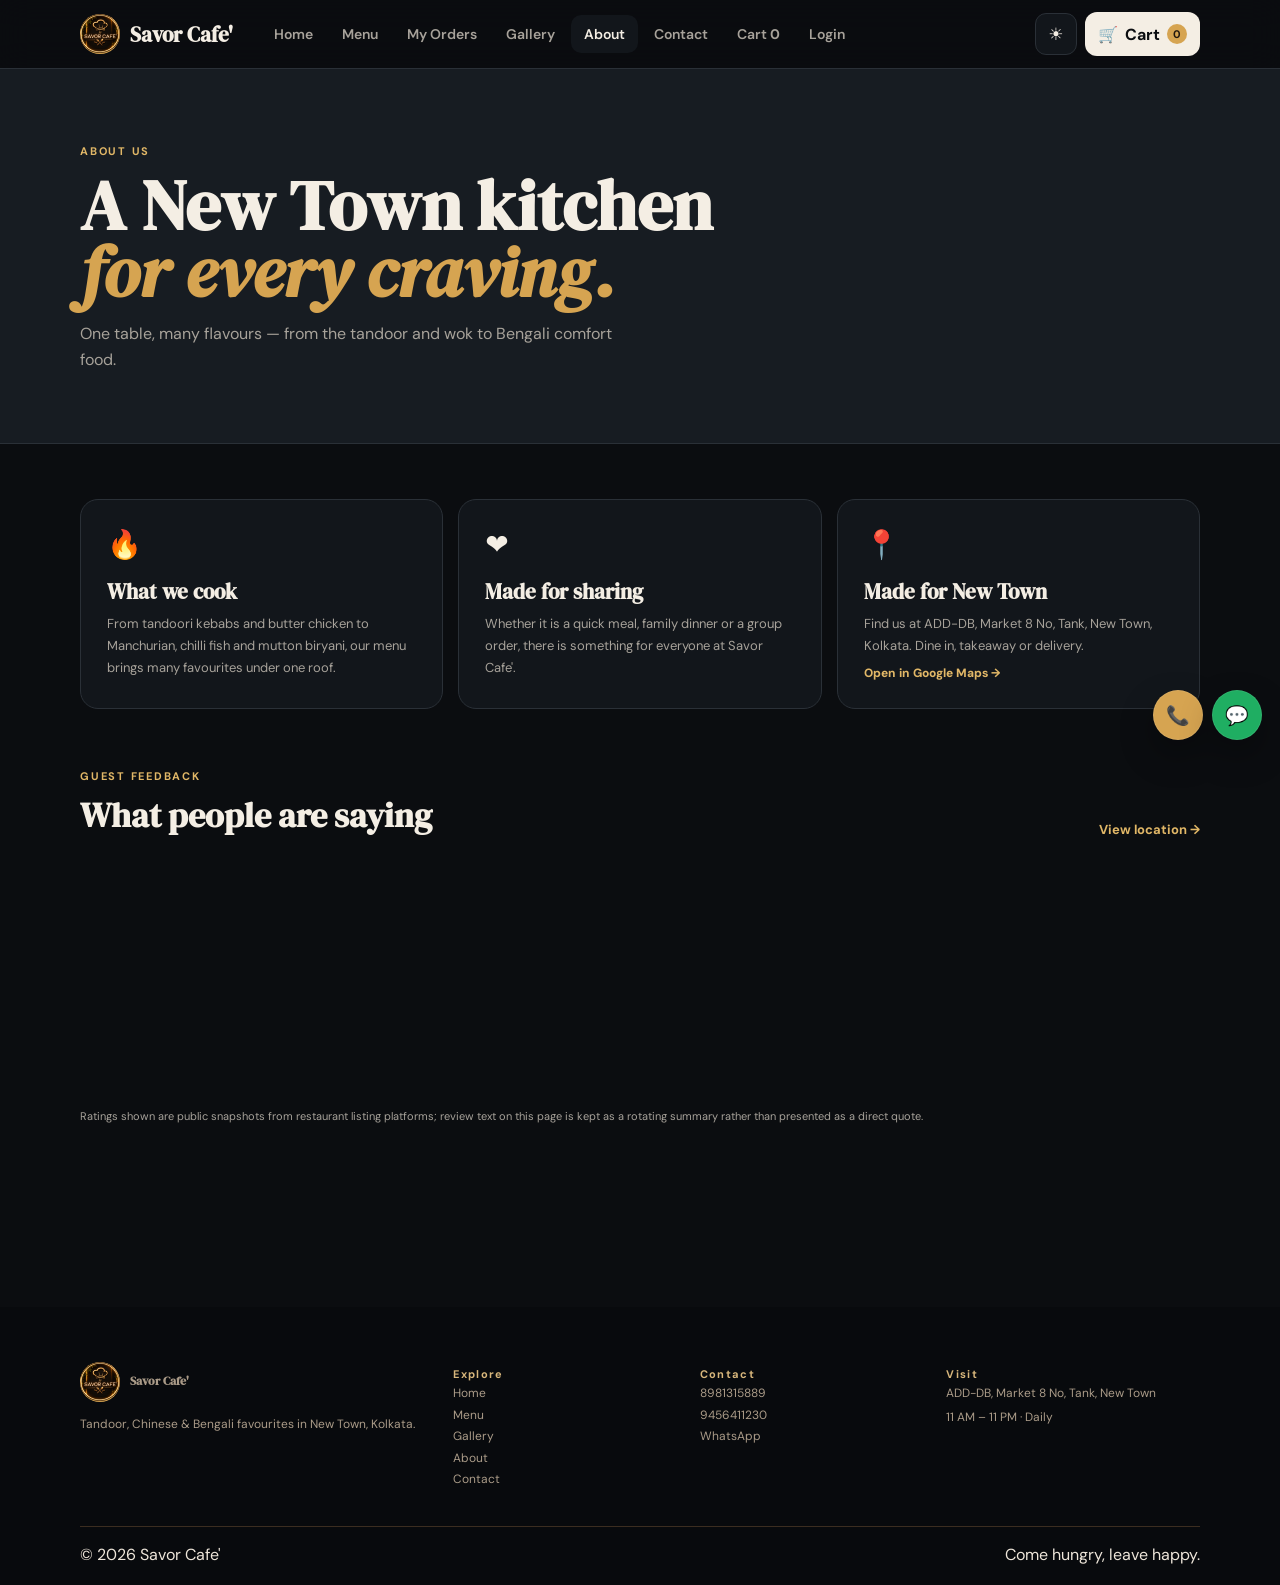
<file: about.html>
<!doctype html><html lang="en"><head>
<meta charset="utf-8"><meta name="viewport" content="width=device-width, initial-scale=1, viewport-fit=cover">
<meta name="theme-color" content="#0b0d10"><title>About — Savor Cafe'</title>
<link rel="preconnect" href="https://fonts.googleapis.com"><link rel="preconnect" href="https://fonts.gstatic.com" crossorigin>
<link href="https://fonts.googleapis.com/css2?family=DM+Serif+Display&family=DM+Sans:wght@400;500;600;700&display=swap" rel="stylesheet">
<link rel="stylesheet" href="/style.css"></head><body>
<header class="navbar">
  <div class="nav-inner">
    <a class="brand" href="/index.html"><span class="brand-logo"><img src="/logo.png" alt="" onerror="this.style.display='none'"><i>S</i></span><span>Savor Cafe'</span></a>
    <nav id="navLinks" class="nav-links" aria-label="Main navigation">
      <a href="/index.html" data-page="home">Home</a>
      <a href="/menu.html" data-page="menu">Menu</a>
      <a href="/orders.html" data-page="orders">My Orders</a>
      <a href="/gallery.html" data-page="gallery">Gallery</a>
      <a href="/about.html" data-page="about">About</a>
      <a href="/contact.html" data-page="contact">Contact</a>
      <a href="/cart.html" data-page="cart">Cart <b id="navCartCount">0</b></a>
    <a id="accountNav" href="/login.html">Login</a></nav>
    <div class="nav-actions">
      <button id="themeToggle" class="theme-toggle" type="button" aria-label="Switch theme" title="Switch theme">☀️</button>
      <a class="cart-btn" href="/cart.html">🛒 <span>Cart</span><b id="cartCount">0</b></a>
      <button id="navToggle" class="nav-toggle" type="button" aria-label="Open menu" aria-expanded="false">☰</button>
    </div>
  </div>
</header>
<div id="navScrim" class="nav-scrim"></div>
<div id="preloader" class="preloader" aria-hidden="true"><div class="loader-ring"></div><div class="loader-logo"><img src="/logo.png" alt="Savor Cafe' logo" onerror="this.style.display='none'"><span>S</span></div><b>Savor Cafe'</b><small>Good food, great moments.</small></div>
<div class="floating-actions">
  <a class="fab cart-fab" href="/cart.html" aria-label="View Cart">🛒</a>
  <a class="fab call" href="tel:+918981315889" aria-label="Call Savor Cafe'">📞</a>
  <a class="fab wa" href="https://wa.me/919431025101" target="_blank" rel="noopener" aria-label="WhatsApp Savor Cafe'">💬</a>
</div>
<div id="toast" class="toast" role="status" aria-live="polite"></div>

<main><section class="simple-hero"><div class="container"><span class="eyebrow">ABOUT US</span><h1>A New Town kitchen<br><em>for every craving.</em></h1><p>One table, many flavours — from the tandoor and wok to Bengali comfort food.</p></div></section>
<div class="container content-narrow"><div class="about-cards">
<article><span>🔥</span><h3>What we cook</h3><p>From tandoori kebabs and butter chicken to Manchurian, chilli fish and mutton biryani, our menu brings many favourites under one roof.</p></article>
<article><span>❤️</span><h3>Made for sharing</h3><p>Whether it is a quick meal, family dinner or a group order, there is something for everyone at Savor Cafe'.</p></article>
<article><span>📍</span><h3>Made for New Town</h3><p>Find us at ADD-DB, Market 8 No, Tank, New Town, Kolkata. Dine in, takeaway or delivery.</p><a class="text-link" target="_blank" rel="noopener" href="https://www.google.com/maps/search/?api=1&query=Savor+Cafe+Shop+129+DB+Community+Market+New+Town+Kolkata">Open in Google Maps →</a></article>
</div>
<section class="section-block reviews-section"><div class="section-head"><div><span class="eyebrow">GUEST FEEDBACK</span><h2>What people are saying</h2></div><a target="_blank" rel="noopener" href="https://www.google.com/maps/search/?api=1&query=Savor+Cafe+Shop+129+DB+Community+Market+New+Town+Kolkata">View location →</a></div><div class="review-slider" id="reviewSlider"><div class="review-track" id="reviewTrack"></div><div class="review-dots" id="reviewDots"></div></div><p class="review-note">Ratings shown are public snapshots from restaurant listing platforms; review text on this page is kept as a rotating summary rather than presented as a direct quote.</p></section></div></div></main>
<footer>
  <div class="container footer-grid">
    <div><a class="brand footer-brand" href="/index.html"><span class="brand-logo"><img src="/logo.png" alt="" onerror="this.style.display='none'"><i>S</i></span><span>Savor Cafe'</span></a><p>Tandoor, Chinese & Bengali favourites in New Town, Kolkata.</p></div>
    <div><b>Explore</b><a href="/index.html">Home</a><a href="/menu.html">Menu</a><a href="/gallery.html">Gallery</a><a href="/about.html">About</a><a href="/contact.html">Contact</a></div>
    <div><b>Contact</b><a href="tel:+918981315889">8981315889</a><a href="tel:+919456411230">9456411230</a><a href="https://wa.me/919431025101" target="_blank">WhatsApp</a></div>
    <div><b>Visit</b><a target="_blank" href="https://www.google.com/maps/search/?api=1&query=Savor+Cafe+New+Town+Kolkata">ADD-DB, Market 8 No, Tank, New Town</a><span>11 AM – 11 PM · Daily</span></div>
  </div>
  <div class="container footer-bottom"><span>© 2026 Savor Cafe'</span><span>Come hungry, leave happy.</span></div>
</footer>
<script>window.MENU_PRODUCTS=[];</script><script src="/app.js"></script></body></html>
</file>
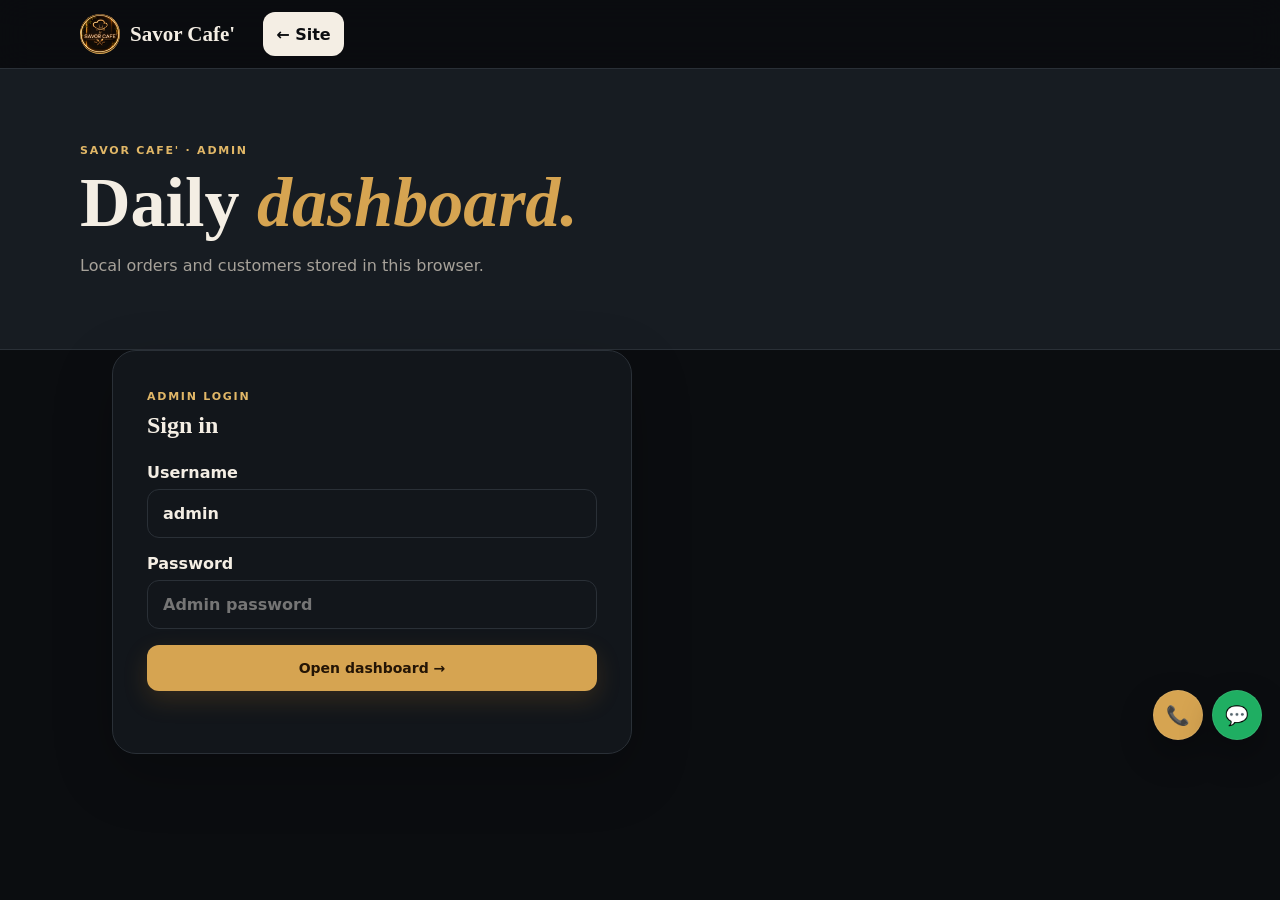
<file: admin.html>
<!doctype html><html lang="en"><head><meta charset="utf-8"><meta name="viewport" content="width=device-width,initial-scale=1"><title>Admin Dashboard — Savor Cafe'</title><link rel="stylesheet" href="/style.css"></head><body class="admin-page"><header class="navbar"><div class="nav-inner"><a class="brand" href="/index.html"><span class="brand-logo"><img src="/logo.png" alt=""><i>S</i></span><span>Savor Cafe'</span></a><div class="nav-actions"><a class="cart-btn" href="/index.html">← Site</a></div></div></header><div class="floating-actions"><a class="fab cart-fab" href="/cart.html" aria-label="View Cart">🛒</a><a class="fab call" href="tel:+918981315889" aria-label="Call Savor Cafe'">📞</a><a class="fab wa" href="https://wa.me/919431025101" target="_blank" rel="noopener" aria-label="WhatsApp Savor Cafe'">💬</a></div><div id="toast" class="toast" role="status" aria-live="polite"></div><main><section class="simple-hero"><div class="container"><span class="eyebrow">SAVOR CAFE' · ADMIN</span><h1>Daily <em>dashboard.</em></h1><p>Local orders and customers stored in this browser.</p></div></section><div class="container admin-wrap"><section class="auth-card" id="adminLogin"><span class="eyebrow">ADMIN LOGIN</span><h2>Sign in</h2><form><label>Username<input name="adminUser" value="admin" autocomplete="username"></label><label>Password<input name="adminPass" type="password" placeholder="Admin password"></label><button class="btn primary full" type="submit">Open dashboard →</button><p id="adminMsg" class="form-note"></p></form></section><section id="adminDashboard" hidden><div class="admin-top"><div><span class="eyebrow">TODAY</span><h2>Business snapshot</h2></div><div class="admin-actions"><button class="btn ghost" id="exportUsers">Export auth.xls</button><button class="btn ghost" id="exportOrders">Export orders.xls</button><button class="btn ghost" id="adminLogout">Logout</button></div></div><div class="stats-grid"><article><span>Today's orders</span><strong id="adminTodayOrders">0</strong></article><article><span>Today's sales</span><strong id="adminTodaySales">₹0</strong></article><article><span>Customers</span><strong id="adminCustomers">0</strong></article><article><span>All orders</span><strong id="adminAllOrders">0</strong></article></div><section class="admin-table-card"><div class="section-head"><div><span class="eyebrow">ORDER BOOK</span><h2>All orders</h2></div></div><div class="table-scroll"><table><thead><tr><th>Order</th><th>Name</th><th>Mobile</th><th>Type</th><th>Total</th><th>Date</th><th>Status</th></tr></thead><tbody id="adminOrdersBody"></tbody></table></div></section></section></div></main><script src="/app.js"></script></body></html>
</file>
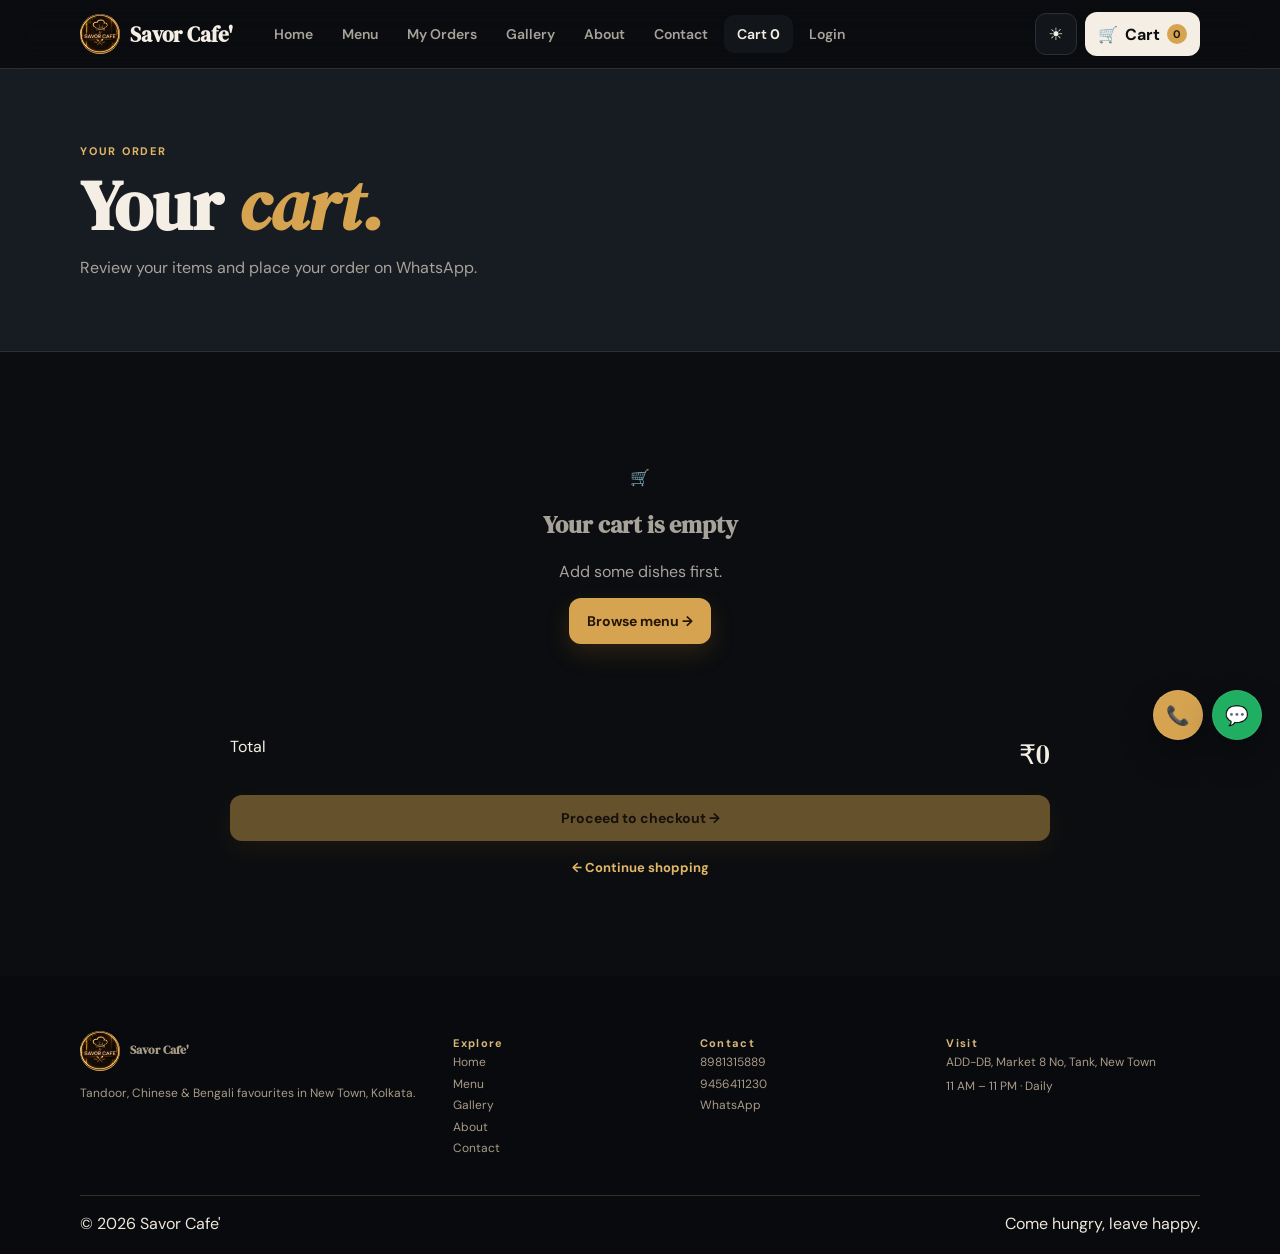
<file: cart.html>
<!doctype html><html lang="en"><head>
<meta charset="utf-8"><meta name="viewport" content="width=device-width, initial-scale=1, viewport-fit=cover">
<meta name="theme-color" content="#0b0d10"><title>Cart — Savor Cafe'</title>
<link rel="preconnect" href="https://fonts.googleapis.com"><link rel="preconnect" href="https://fonts.gstatic.com" crossorigin>
<link href="https://fonts.googleapis.com/css2?family=DM+Serif+Display&family=DM+Sans:wght@400;500;600;700&display=swap" rel="stylesheet">
<link rel="stylesheet" href="/style.css"></head><body>
<header class="navbar">
  <div class="nav-inner">
    <a class="brand" href="/index.html"><span class="brand-logo"><img src="/logo.png" alt="" onerror="this.style.display='none'"><i>S</i></span><span>Savor Cafe'</span></a>
    <nav id="navLinks" class="nav-links" aria-label="Main navigation">
      <a href="/index.html" data-page="home">Home</a>
      <a href="/menu.html" data-page="menu">Menu</a>
      <a href="/orders.html" data-page="orders">My Orders</a>
      <a href="/gallery.html" data-page="gallery">Gallery</a>
      <a href="/about.html" data-page="about">About</a>
      <a href="/contact.html" data-page="contact">Contact</a>
      <a href="/cart.html" data-page="cart">Cart <b id="navCartCount">0</b></a>
    <a id="accountNav" href="/login.html">Login</a></nav>
    <div class="nav-actions">
      <button id="themeToggle" class="theme-toggle" type="button" aria-label="Switch theme" title="Switch theme">☀️</button>
      <a class="cart-btn" href="/cart.html">🛒 <span>Cart</span><b id="cartCount">0</b></a>
      <button id="navToggle" class="nav-toggle" type="button" aria-label="Open menu" aria-expanded="false">☰</button>
    </div>
  </div>
</header>
<div id="navScrim" class="nav-scrim"></div>
<div id="preloader" class="preloader" aria-hidden="true"><div class="loader-ring"></div><div class="loader-logo"><img src="/logo.png" alt="Savor Cafe' logo" onerror="this.style.display='none'"><span>S</span></div><b>Savor Cafe'</b><small>Good food, great moments.</small></div>
<div class="floating-actions">
  <a class="fab call" href="tel:+918981315889" aria-label="Call Savor Cafe'">📞</a>
  <a class="fab wa" href="https://wa.me/919431025101" target="_blank" rel="noopener" aria-label="WhatsApp Savor Cafe'">💬</a>
</div>
<div id="toast" class="toast" role="status" aria-live="polite"></div>

<main><section class="simple-hero"><div class="container"><span class="eyebrow">YOUR ORDER</span><h1>Your <em>cart.</em></h1><p>Review your items and place your order on WhatsApp.</p></div></section>
<div class="container cart-page"><div id="cartPageItems"></div><div class="cart-page-total"><span>Total</span><b id="cartPageTotal">₹0</b></div><a id="checkoutBtn" class="btn primary full" href="/checkout.html">Proceed to checkout →</a><a class="continue-link" href="/menu.html">← Continue shopping</a></div></main>
<footer>
  <div class="container footer-grid">
    <div><a class="brand footer-brand" href="/index.html"><span class="brand-logo"><img src="/logo.png" alt="" onerror="this.style.display='none'"><i>S</i></span><span>Savor Cafe'</span></a><p>Tandoor, Chinese & Bengali favourites in New Town, Kolkata.</p></div>
    <div><b>Explore</b><a href="/index.html">Home</a><a href="/menu.html">Menu</a><a href="/gallery.html">Gallery</a><a href="/about.html">About</a><a href="/contact.html">Contact</a></div>
    <div><b>Contact</b><a href="tel:+918981315889">8981315889</a><a href="tel:+919456411230">9456411230</a><a href="https://wa.me/919431025101" target="_blank">WhatsApp</a></div>
    <div><b>Visit</b><a target="_blank" href="https://www.google.com/maps/search/?api=1&query=Savor+Cafe+New+Town+Kolkata">ADD-DB, Market 8 No, Tank, New Town</a><span>11 AM – 11 PM · Daily</span></div>
  </div>
  <div class="container footer-bottom"><span>© 2026 Savor Cafe'</span><span>Come hungry, leave happy.</span></div>
</footer>

<script>window.MENU_PRODUCTS=[
{"id":1,"name":"Veg Pakora","price":149,"category":"starters"},{"id":2,"name":"Paneer Pakora","price":179,"category":"starters"},{"id":3,"name":"Veg Fingers","price":149,"category":"starters"},{"id":4,"name":"French Fries","price":109,"category":"starters"},{"id":5,"name":"Chilli Babycorn","price":169,"category":"starters"},{"id":6,"name":"Mushroom Chilli","price":179,"category":"starters"},{"id":7,"name":"Pepper Chicken (6 pcs)","price":179,"category":"starters"},{"id":8,"name":"Chicken Lollipop","price":169,"category":"starters"},{"id":9,"name":"Crispy Chicken","price":179,"category":"starters"},{"id":10,"name":"Crispy Chilli Chicken","price":189,"category":"starters"},{"id":11,"name":"Chicken Bone Roast","price":210,"category":"starters"},{"id":12,"name":"Chicken Popcorn","price":179,"category":"starters"},{"id":13,"name":"Chicken Nuggets","price":159,"category":"starters"},{"id":14,"name":"Chicken Cheese Roast","price":199,"category":"starters"},{"id":15,"name":"Butter Fried Kebab","price":210,"category":"starters"},{"id":16,"name":"Reshmi Cheese Kebab","price":210,"category":"tandoor"},{"id":17,"name":"Tikka Kebab","price":179,"category":"tandoor"},{"id":18,"name":"Tangri Kebab","price":189,"category":"tandoor"},{"id":19,"name":"Hariyali Kebab","price":189,"category":"tandoor"},{"id":20,"name":"Tandoori Chicken Full","price":450,"category":"tandoor"},{"id":21,"name":"Tandoori Chicken Half","price":250,"category":"tandoor"},{"id":22,"name":"Tandoori Boti","price":199,"category":"tandoor"},{"id":23,"name":"Paneer Malai Kebab","price":210,"category":"tandoor"},{"id":24,"name":"Paneer Tikka","price":199,"category":"tandoor"},{"id":25,"name":"Broccoli Malai Kebab","price":249,"category":"tandoor"},{"id":26,"name":"Aloo Tandoori","price":189,"category":"tandoor"},{"id":27,"name":"Chicken Reshmi Masala","price":189,"category":"tandoor"},{"id":28,"name":"Tikka Butter Masala","price":179,"category":"tandoor"},{"id":29,"name":"Tandoori Masala","price":210,"category":"tandoor"},{"id":30,"name":"Butter Chicken","price":169,"category":"tandoor"},{"id":31,"name":"Chicken Kosha","price":169,"category":"tandoor"},{"id":32,"name":"Chicken Curry","price":159,"category":"tandoor"},{"id":33,"name":"Kadai Chicken","price":169,"category":"tandoor"},{"id":34,"name":"Chicken Bharta","price":189,"category":"tandoor"},{"id":35,"name":"Dhaba Chicken","price":179,"category":"tandoor"},{"id":36,"name":"Egg Noodles","price":149,"category":"noodles"},{"id":37,"name":"Chicken Egg Noodles","price":159,"category":"noodles"},{"id":38,"name":"Mix Noodles","price":179,"category":"noodles"},{"id":39,"name":"Chicken Gravy Noodles","price":179,"category":"noodles"},{"id":40,"name":"Paneer Chilli","price":169,"category":"chinese"},{"id":41,"name":"Veg Manchurian","price":159,"category":"chinese"},{"id":42,"name":"Mushroom Chilli Gravy","price":169,"category":"chinese"},{"id":43,"name":"Chilli Chicken","price":159,"category":"chinese"},{"id":44,"name":"Chicken Manchurian","price":169,"category":"chinese"},{"id":45,"name":"Garlic Chicken","price":169,"category":"chinese"},{"id":46,"name":"Honey Chicken","price":179,"category":"chinese"},{"id":47,"name":"Veg Soup","price":119,"category":"soup"},{"id":48,"name":"Chicken Clear Soup","price":119,"category":"soup"},{"id":49,"name":"Chicken Manchow Soup","price":139,"category":"soup"},{"id":50,"name":"Chicken Hot & Sour Soup","price":149,"category":"soup"},{"id":51,"name":"Fish Fingers","price":179,"category":"seafood"},{"id":52,"name":"Fish Fry","price":189,"category":"seafood"},{"id":53,"name":"Fish Chilli","price":210,"category":"seafood"},{"id":54,"name":"Rui Fish Curry","price":169,"category":"seafood"},{"id":55,"name":"Katla Fish Curry","price":179,"category":"seafood"},{"id":56,"name":"Green Salad","price":79,"category":"salad"},{"id":57,"name":"Cold Drinks (250ml)","price":30,"category":"salad"},{"id":58,"name":"Veg Raita","price":79,"category":"salad"},{"id":59,"name":"Water (500ml)","price":10,"category":"salad"},{"id":60,"name":"Roti (4pcs) + Chicken Kosha","price":179,"category":"combo"},{"id":61,"name":"Roti + Chicken Bharta","price":179,"category":"combo"},{"id":62,"name":"Paratha (2pcs) + Chicken Masala","price":180,"category":"combo"},{"id":63,"name":"Lachha Paratha + Chicken Roast","price":199,"category":"combo"},{"id":64,"name":"Rice + Chicken Curry","price":210,"category":"combo"},{"id":65,"name":"Paneer Chilli Rice","price":169,"category":"combo"},{"id":66,"name":"Veg Fried Rice","price":149,"category":"combo"},{"id":67,"name":"Chilli Chicken + Fried Rice","price":169,"category":"combo"},{"id":68,"name":"Manchurian Rice","price":179,"category":"combo"},{"id":69,"name":"Mix Veg","price":159,"category":"veg"},{"id":70,"name":"Paneer Butter Masala","price":169,"category":"veg"},{"id":71,"name":"Mushroom Masala","price":179,"category":"veg"},{"id":72,"name":"Paneer Tikka Masala","price":189,"category":"veg"},{"id":73,"name":"Aloo Dum","price":149,"category":"veg"},{"id":74,"name":"Aloo Matar","price":139,"category":"veg"},{"id":75,"name":"Aloo Bhindi","price":159,"category":"veg"},{"id":76,"name":"Yellow Dal Fry","price":110,"category":"veg"},{"id":77,"name":"Yellow Dal Tadka","price":130,"category":"veg"},{"id":78,"name":"Dal Makhani","price":149,"category":"veg"},{"id":79,"name":"Rajma Masala","price":159,"category":"veg"},{"id":80,"name":"Plain Paratha","price":25,"category":"roti"},{"id":81,"name":"Lachha Paratha","price":35,"category":"roti"},{"id":82,"name":"Aloo Paratha","price":50,"category":"roti"},{"id":83,"name":"Tandoori Roti","price":25,"category":"roti"},{"id":84,"name":"Butter Naan","price":45,"category":"roti"},{"id":85,"name":"Masala Kulcha","price":69,"category":"roti"},{"id":86,"name":"Chicken Biryani","price":149,"category":"biryani"},{"id":87,"name":"Egg Biryani","price":110,"category":"biryani"},{"id":88,"name":"Mutton Biryani","price":210,"category":"biryani"},{"id":89,"name":"Veg Khichuri","price":169,"category":"biryani"},{"id":90,"name":"Mutton Khichuri","price":219,"category":"biryani"},{"id":91,"name":"Basmati Plain Rice","price":99,"category":"rice"},{"id":92,"name":"Veg Pulao","price":130,"category":"rice"},{"id":93,"name":"Jira Rice","price":110,"category":"rice"},{"id":94,"name":"Mutton Kosha (4pcs)","price":230,"category":"rice"},{"id":95,"name":"Mutton Aloo Curry","price":219,"category":"rice"},{"id":96,"name":"Mutton Handi","price":230,"category":"rice"},{"id":97,"name":"Mutton Chap","price":259,"category":"rice"},{"id":98,"name":"Veg Fried Rice","price":139,"category":"rice"},{"id":99,"name":"Chicken Fried Rice","price":149,"category":"rice"},{"id":100,"name":"Egg Chicken Rice","price":159,"category":"rice"},{"id":101,"name":"Mix Fried Rice","price":179,"category":"rice"},{"id":102,"name":"Schezwan Chicken Rice","price":159,"category":"rice"},{"id":103,"name":"Veg Noodles","price":139,"category":"noodles"}
];</script><script src="/app.js"></script></body></html>
</file>
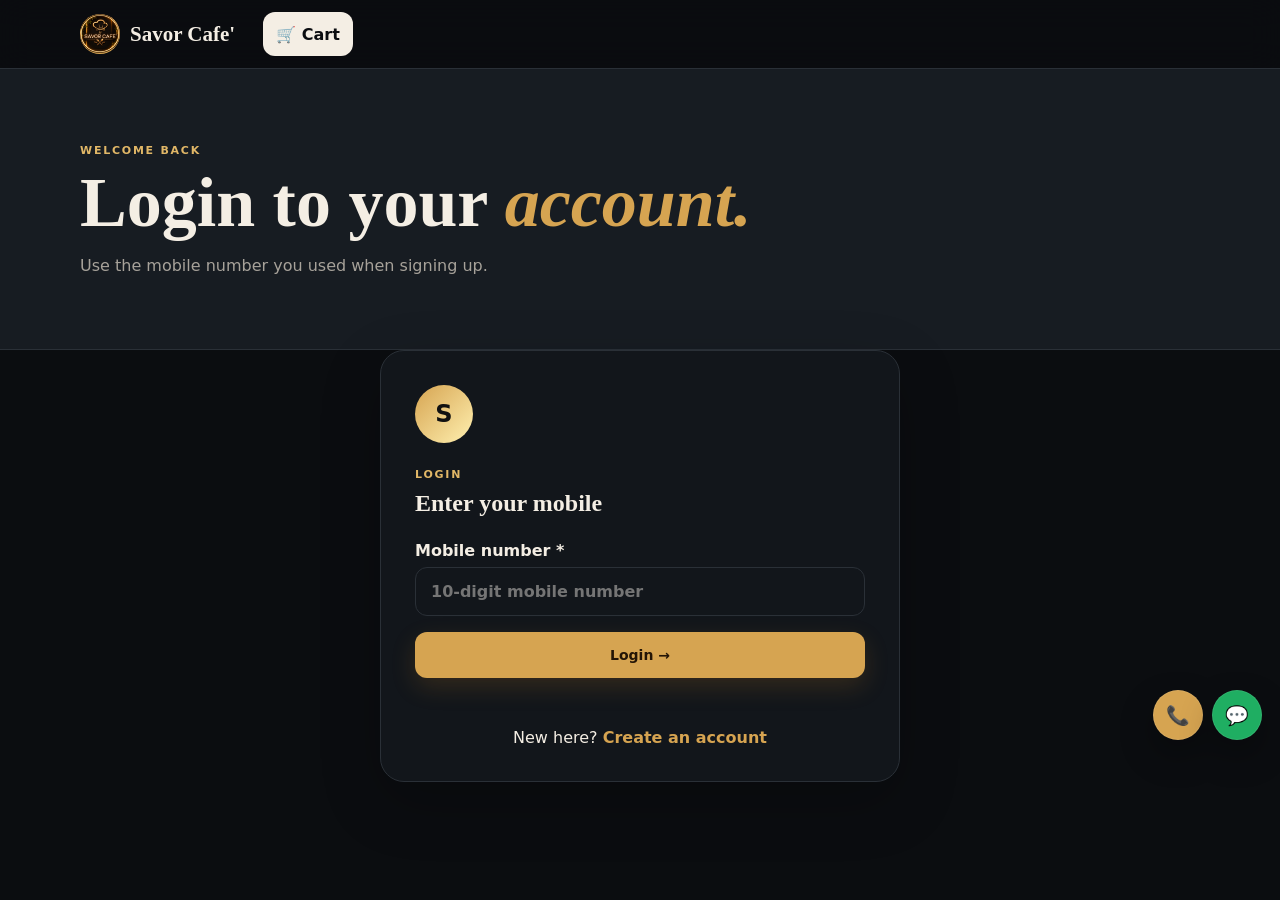
<file: checkout.html>
<!doctype html><html lang="en"><head>
<meta charset="utf-8"><meta name="viewport" content="width=device-width, initial-scale=1, viewport-fit=cover">
<meta name="theme-color" content="#0b0d10"><title>Checkout — Savor Cafe'</title>
<link rel="preconnect" href="https://fonts.googleapis.com"><link rel="preconnect" href="https://fonts.gstatic.com" crossorigin>
<link href="https://fonts.googleapis.com/css2?family=DM+Serif+Display&family=DM+Sans:wght@400;500;600;700&display=swap" rel="stylesheet">
<link rel="stylesheet" href="/style.css"></head><body class="checkout-page">
<header class="navbar">
  <div class="nav-inner">
    <a class="brand" href="/index.html"><span class="brand-logo"><img src="/logo.png" alt="" onerror="this.style.display='none'"><i>S</i></span><span>Savor Cafe'</span></a>
    <nav id="navLinks" class="nav-links" aria-label="Main navigation">
      <a href="/index.html" data-page="home">Home</a>
      <a href="/menu.html" data-page="menu">Menu</a>
      <a href="/orders.html" data-page="orders">My Orders</a>
      <a href="/gallery.html" data-page="gallery">Gallery</a>
      <a href="/about.html" data-page="about">About</a>
      <a href="/contact.html" data-page="contact">Contact</a>
      <a href="/cart.html" data-page="cart">Cart <b id="navCartCount">0</b></a>
    <a id="accountNav" href="/login.html">Login</a></nav>
    <div class="nav-actions">
      <button id="themeToggle" class="theme-toggle" type="button" aria-label="Switch theme" title="Switch theme">☀️</button>
      <a class="cart-btn" href="/cart.html">🛒 <span>Cart</span><b id="cartCount">0</b></a>
      <button id="navToggle" class="nav-toggle" type="button" aria-label="Open menu" aria-expanded="false">☰</button>
    </div>
  </div>
</header>
<div id="navScrim" class="nav-scrim"></div>
<div id="preloader" class="preloader" aria-hidden="true"><div class="loader-ring"></div><div class="loader-logo"><img src="/logo.png" alt="Savor Cafe' logo" onerror="this.style.display='none'"><span>S</span></div><b>Savor Cafe'</b><small>Good food, great moments.</small></div>
<div class="floating-actions">
  <a class="fab call" href="tel:+918981315889" aria-label="Call Savor Cafe'">📞</a>
  <a class="fab wa" href="https://wa.me/919431025101" target="_blank" rel="noopener" aria-label="WhatsApp Savor Cafe'">💬</a>
</div>
<div id="toast" class="toast" role="status" aria-live="polite"></div>
<main>
<section class="simple-hero"><div class="container"><span class="eyebrow">FINAL STEP</span><h1>Complete your <em>order.</em></h1><p>Enter your details below. For delivery, a complete manual address is required.</p></div></section>
<div class="container checkout-layout">
  <section class="checkout-card">
    <div class="checkout-head"><div><span class="eyebrow">DELIVERY DETAILS</span><h2>Where should we bring it?</h2></div><a href="/cart.html">← Back to cart</a></div>
    <div id="orderMode" class="order-mode" role="group" aria-label="Order type">
      <button type="button" class="active" data-mode="delivery">🚚 Delivery</button>
      <button type="button" data-mode="takeaway">🥡 Takeaway</button>
      <button type="button" data-mode="dinein">🍽️ Dine-in</button>
    </div>
    <p id="orderModeHint" class="mode-hint" aria-live="polite">Delivery selected — complete manual address is compulsory.</p>
    <form id="checkoutForm" novalidate>
      <div class="form-grid">
        <label>Full name *<input name="name" type="text" autocomplete="name" required placeholder="Your full name"></label>
        <label>Phone number *<input name="phone" type="tel" inputmode="numeric" autocomplete="tel" required pattern="[0-9+ ()-]{10,}" placeholder="10-digit mobile number"></label>
      </div>
      <div id="addressWrap" class="address-wrap">
        <div class="address-choice" role="group" aria-label="Choose address method">
          <button id="manualAddressBtn" class="address-choice-btn active" type="button">✍️ Manual Address</button>
          <button id="gpsBtn" class="address-choice-btn" type="button">📍 GPS Address</button>
        </div>
        <label>Complete manual delivery address *<textarea name="address" rows="4" required placeholder="House/Flat No., Building, Street, Area, Landmark, New Town, Kolkata"></textarea></label>
        <input id="gpsLocation" name="gpsLocation" type="hidden">
        <div class="address-tools"><small id="gpsMsg">Manual address is compulsory. GPS will capture your live location as an additional map link.</small></div>
      </div>
      <div id="dineInWrap" hidden>
        <label>Table number <span>(optional)</span><input name="tableNumber" type="text" inputmode="numeric" placeholder="e.g. 12"></label>
      </div>
      <label>Order notes <textarea name="notes" rows="3" placeholder="Any special instructions? (optional)"></textarea></label>
      <button class="btn primary full" type="submit">Order Now →</button>
      <p class="form-note">Your order details will open in WhatsApp to Savor Cafe'. No online payment is collected here.</p>
    </form>
  </section>
  <aside class="checkout-summary"><span class="eyebrow">YOUR ORDER</span><h2>Order summary</h2><div id="checkoutItems"></div><div class="checkout-total"><span>Total</span><b id="checkoutTotal">₹0</b></div></aside>
</div>
</main>
<footer><div class="container footer-grid"><div><a class="brand footer-brand" href="/index.html"><span class="brand-logo"><img src="/logo.png" alt="" onerror="this.style.display='none'"><i>S</i></span><span>Savor Cafe'</span></a><p>Tandoor, Chinese & Bengali favourites in New Town, Kolkata.</p></div><div><b>Explore</b><a href="/index.html">Home</a><a href="/menu.html">Menu</a><a href="/gallery.html">Gallery</a><a href="/about.html">About</a><a href="/contact.html">Contact</a></div><div><b>Contact</b><a href="tel:+918981315889">8981315889</a><a href="tel:+919456411230">9456411230</a><a href="https://wa.me/919431025101" target="_blank">WhatsApp</a></div><div><b>Visit</b><a target="_blank" href="https://www.google.com/maps/search/?api=1&query=Savor+Cafe+New+Town+Kolkata">ADD-DB, Market 8 No, Tank, New Town</a><span>11 AM – 11 PM · Daily</span></div></div><div class="container footer-bottom"><span>© 2026 Savor Cafe'</span><span>Come hungry, leave happy.</span></div></footer>
<script>window.MENU_PRODUCTS=[
{"id":1,"name":"Veg Pakora","price":149,"category":"starters"},{"id":2,"name":"Paneer Pakora","price":179,"category":"starters"},{"id":3,"name":"Veg Fingers","price":149,"category":"starters"},{"id":4,"name":"French Fries","price":109,"category":"starters"},{"id":5,"name":"Chilli Babycorn","price":169,"category":"starters"},{"id":6,"name":"Mushroom Chilli","price":179,"category":"starters"},{"id":7,"name":"Pepper Chicken (6 pcs)","price":179,"category":"starters"},{"id":8,"name":"Chicken Lollipop","price":169,"category":"starters"},{"id":9,"name":"Crispy Chicken","price":179,"category":"starters"},{"id":10,"name":"Crispy Chilli Chicken","price":189,"category":"starters"},{"id":11,"name":"Chicken Bone Roast","price":210,"category":"starters"},{"id":12,"name":"Chicken Popcorn","price":179,"category":"starters"},{"id":13,"name":"Chicken Nuggets","price":159,"category":"starters"},{"id":14,"name":"Chicken Cheese Roast","price":199,"category":"starters"},{"id":15,"name":"Butter Fried Kebab","price":210,"category":"starters"},{"id":16,"name":"Reshmi Cheese Kebab","price":210,"category":"tandoor"},{"id":17,"name":"Tikka Kebab","price":179,"category":"tandoor"},{"id":18,"name":"Tangri Kebab","price":189,"category":"tandoor"},{"id":19,"name":"Hariyali Kebab","price":189,"category":"tandoor"},{"id":20,"name":"Tandoori Chicken Full","price":450,"category":"tandoor"},{"id":21,"name":"Tandoori Chicken Half","price":250,"category":"tandoor"},{"id":22,"name":"Tandoori Boti","price":199,"category":"tandoor"},{"id":23,"name":"Paneer Malai Kebab","price":210,"category":"tandoor"},{"id":24,"name":"Paneer Tikka","price":199,"category":"tandoor"},{"id":25,"name":"Broccoli Malai Kebab","price":249,"category":"tandoor"},{"id":26,"name":"Aloo Tandoori","price":189,"category":"tandoor"},{"id":27,"name":"Chicken Reshmi Masala","price":189,"category":"tandoor"},{"id":28,"name":"Tikka Butter Masala","price":179,"category":"tandoor"},{"id":29,"name":"Tandoori Masala","price":210,"category":"tandoor"},{"id":30,"name":"Butter Chicken","price":169,"category":"tandoor"},{"id":31,"name":"Chicken Kosha","price":169,"category":"tandoor"},{"id":32,"name":"Chicken Curry","price":159,"category":"tandoor"},{"id":33,"name":"Kadai Chicken","price":169,"category":"tandoor"},{"id":34,"name":"Chicken Bharta","price":189,"category":"tandoor"},{"id":35,"name":"Dhaba Chicken","price":179,"category":"tandoor"},{"id":36,"name":"Egg Noodles","price":149,"category":"noodles"},{"id":37,"name":"Chicken Egg Noodles","price":159,"category":"noodles"},{"id":38,"name":"Mix Noodles","price":179,"category":"noodles"},{"id":39,"name":"Chicken Gravy Noodles","price":179,"category":"noodles"},{"id":40,"name":"Paneer Chilli","price":169,"category":"chinese"},{"id":41,"name":"Veg Manchurian","price":159,"category":"chinese"},{"id":42,"name":"Mushroom Chilli Gravy","price":169,"category":"chinese"},{"id":43,"name":"Chilli Chicken","price":159,"category":"chinese"},{"id":44,"name":"Chicken Manchurian","price":169,"category":"chinese"},{"id":45,"name":"Garlic Chicken","price":169,"category":"chinese"},{"id":46,"name":"Honey Chicken","price":179,"category":"chinese"},{"id":47,"name":"Veg Soup","price":119,"category":"soup"},{"id":48,"name":"Chicken Clear Soup","price":119,"category":"soup"},{"id":49,"name":"Chicken Manchow Soup","price":139,"category":"soup"},{"id":50,"name":"Chicken Hot & Sour Soup","price":149,"category":"soup"},{"id":51,"name":"Fish Fingers","price":179,"category":"seafood"},{"id":52,"name":"Fish Fry","price":189,"category":"seafood"},{"id":53,"name":"Fish Chilli","price":210,"category":"seafood"},{"id":54,"name":"Rui Fish Curry","price":169,"category":"seafood"},{"id":55,"name":"Katla Fish Curry","price":179,"category":"seafood"},{"id":56,"name":"Green Salad","price":79,"category":"salad"},{"id":57,"name":"Cold Drinks (250ml)","price":30,"category":"salad"},{"id":58,"name":"Veg Raita","price":79,"category":"salad"},{"id":59,"name":"Water (500ml)","price":10,"category":"salad"},{"id":60,"name":"Roti (4pcs) + Chicken Kosha","price":179,"category":"combo"},{"id":61,"name":"Roti + Chicken Bharta","price":179,"category":"combo"},{"id":62,"name":"Paratha (2pcs) + Chicken Masala","price":180,"category":"combo"},{"id":63,"name":"Lachha Paratha + Chicken Roast","price":199,"category":"combo"},{"id":64,"name":"Rice + Chicken Curry","price":210,"category":"combo"},{"id":65,"name":"Paneer Chilli Rice","price":169,"category":"combo"},{"id":66,"name":"Veg Fried Rice","price":149,"category":"combo"},{"id":67,"name":"Chilli Chicken + Fried Rice","price":169,"category":"combo"},{"id":68,"name":"Manchurian Rice","price":179,"category":"combo"},{"id":69,"name":"Mix Veg","price":159,"category":"veg"},{"id":70,"name":"Paneer Butter Masala","price":169,"category":"veg"},{"id":71,"name":"Mushroom Masala","price":179,"category":"veg"},{"id":72,"name":"Paneer Tikka Masala","price":189,"category":"veg"},{"id":73,"name":"Aloo Dum","price":149,"category":"veg"},{"id":74,"name":"Aloo Matar","price":139,"category":"veg"},{"id":75,"name":"Aloo Bhindi","price":159,"category":"veg"},{"id":76,"name":"Yellow Dal Fry","price":110,"category":"veg"},{"id":77,"name":"Yellow Dal Tadka","price":130,"category":"veg"},{"id":78,"name":"Dal Makhani","price":149,"category":"veg"},{"id":79,"name":"Rajma Masala","price":159,"category":"veg"},{"id":80,"name":"Plain Paratha","price":25,"category":"roti"},{"id":81,"name":"Lachha Paratha","price":35,"category":"roti"},{"id":82,"name":"Aloo Paratha","price":50,"category":"roti"},{"id":83,"name":"Tandoori Roti","price":25,"category":"roti"},{"id":84,"name":"Butter Naan","price":45,"category":"roti"},{"id":85,"name":"Masala Kulcha","price":69,"category":"roti"},{"id":86,"name":"Chicken Biryani","price":149,"category":"biryani"},{"id":87,"name":"Egg Biryani","price":110,"category":"biryani"},{"id":88,"name":"Mutton Biryani","price":210,"category":"biryani"},{"id":89,"name":"Veg Khichuri","price":169,"category":"biryani"},{"id":90,"name":"Mutton Khichuri","price":219,"category":"biryani"},{"id":91,"name":"Basmati Plain Rice","price":99,"category":"rice"},{"id":92,"name":"Veg Pulao","price":130,"category":"rice"},{"id":93,"name":"Jira Rice","price":110,"category":"rice"},{"id":94,"name":"Mutton Kosha (4pcs)","price":230,"category":"rice"},{"id":95,"name":"Mutton Aloo Curry","price":219,"category":"rice"},{"id":96,"name":"Mutton Handi","price":230,"category":"rice"},{"id":97,"name":"Mutton Chap","price":259,"category":"rice"},{"id":98,"name":"Veg Fried Rice","price":139,"category":"rice"},{"id":99,"name":"Chicken Fried Rice","price":149,"category":"rice"},{"id":100,"name":"Egg Chicken Rice","price":159,"category":"rice"},{"id":101,"name":"Mix Fried Rice","price":179,"category":"rice"},{"id":102,"name":"Schezwan Chicken Rice","price":159,"category":"rice"},{"id":103,"name":"Veg Noodles","price":139,"category":"noodles"}
];</script><script src="/app.js"></script></body></html>
</file>
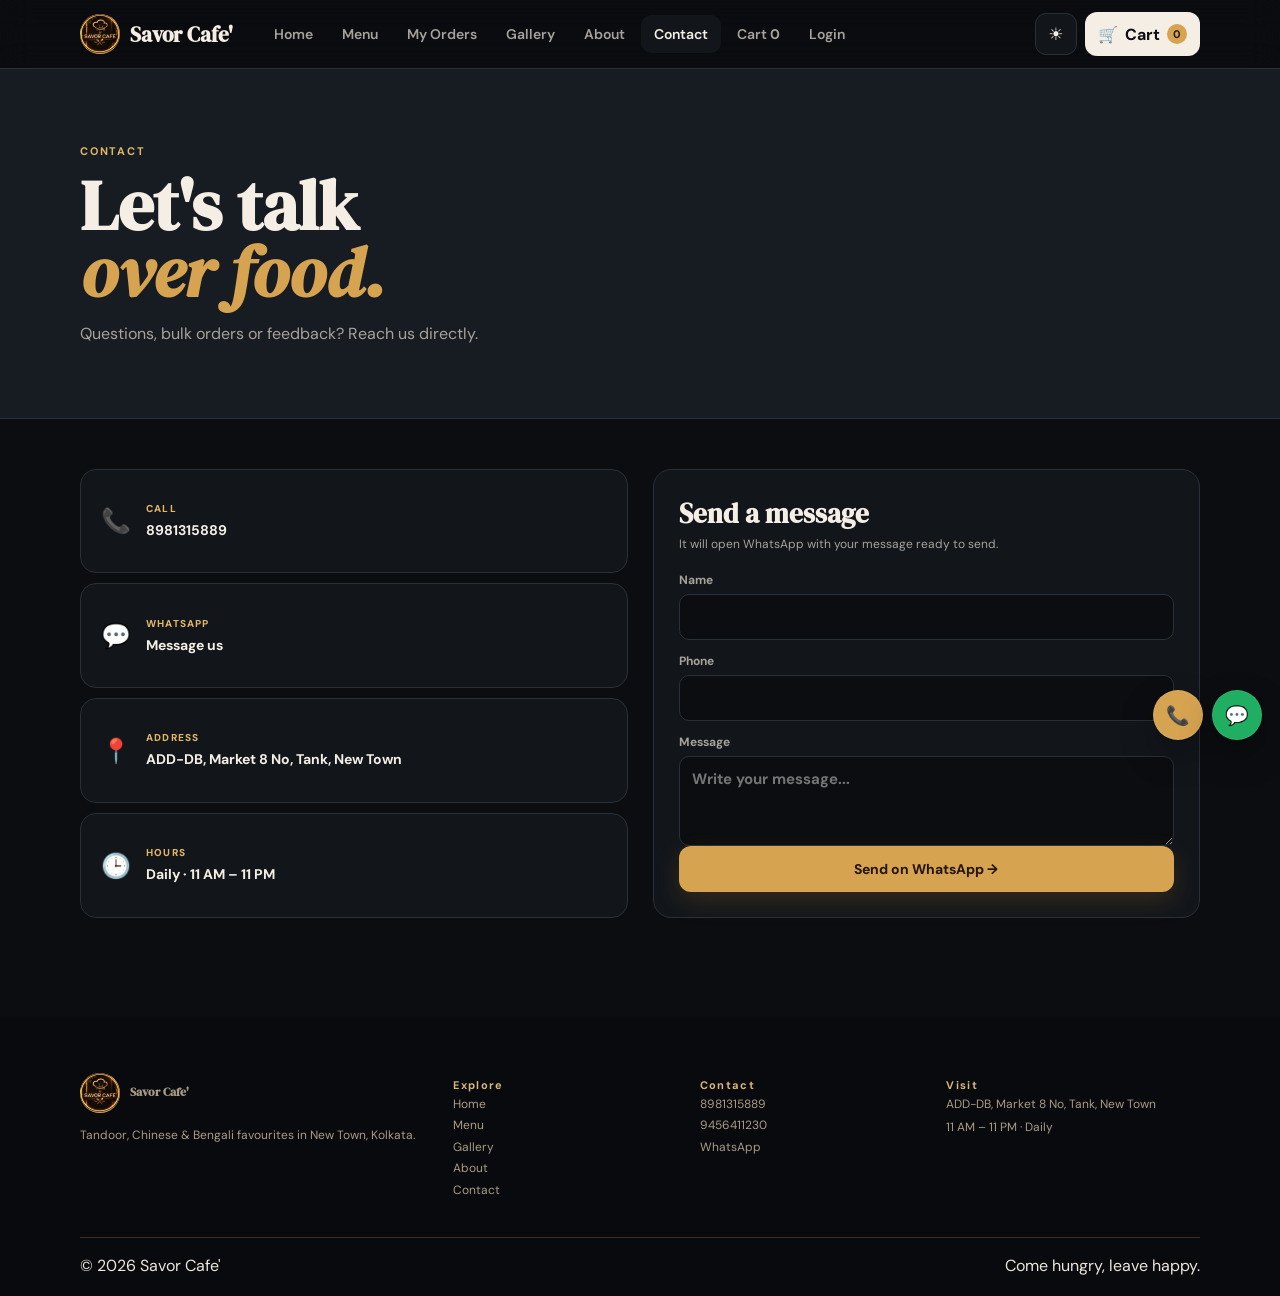
<file: contact.html>
<!doctype html><html lang="en"><head>
<meta charset="utf-8"><meta name="viewport" content="width=device-width, initial-scale=1, viewport-fit=cover">
<meta name="theme-color" content="#0b0d10"><title>Contact — Savor Cafe'</title>
<link rel="preconnect" href="https://fonts.googleapis.com"><link rel="preconnect" href="https://fonts.gstatic.com" crossorigin>
<link href="https://fonts.googleapis.com/css2?family=DM+Serif+Display&family=DM+Sans:wght@400;500;600;700&display=swap" rel="stylesheet">
<link rel="stylesheet" href="/style.css"></head><body>
<header class="navbar">
  <div class="nav-inner">
    <a class="brand" href="/index.html"><span class="brand-logo"><img src="/logo.png" alt="" onerror="this.style.display='none'"><i>S</i></span><span>Savor Cafe'</span></a>
    <nav id="navLinks" class="nav-links" aria-label="Main navigation">
      <a href="/index.html" data-page="home">Home</a>
      <a href="/menu.html" data-page="menu">Menu</a>
      <a href="/orders.html" data-page="orders">My Orders</a>
      <a href="/gallery.html" data-page="gallery">Gallery</a>
      <a href="/about.html" data-page="about">About</a>
      <a href="/contact.html" data-page="contact">Contact</a>
      <a href="/cart.html" data-page="cart">Cart <b id="navCartCount">0</b></a>
    <a id="accountNav" href="/login.html">Login</a></nav>
    <div class="nav-actions">
      <button id="themeToggle" class="theme-toggle" type="button" aria-label="Switch theme" title="Switch theme">☀️</button>
      <a class="cart-btn" href="/cart.html">🛒 <span>Cart</span><b id="cartCount">0</b></a>
      <button id="navToggle" class="nav-toggle" type="button" aria-label="Open menu" aria-expanded="false">☰</button>
    </div>
  </div>
</header>
<div id="navScrim" class="nav-scrim"></div>
<div id="preloader" class="preloader" aria-hidden="true"><div class="loader-ring"></div><div class="loader-logo"><img src="/logo.png" alt="Savor Cafe' logo" onerror="this.style.display='none'"><span>S</span></div><b>Savor Cafe'</b><small>Good food, great moments.</small></div>
<div class="floating-actions">
  <a class="fab cart-fab" href="/cart.html" aria-label="View Cart">🛒</a>
  <a class="fab call" href="tel:+918981315889" aria-label="Call Savor Cafe'">📞</a>
  <a class="fab wa" href="https://wa.me/919431025101" target="_blank" rel="noopener" aria-label="WhatsApp Savor Cafe'">💬</a>
</div>
<div id="toast" class="toast" role="status" aria-live="polite"></div>

<main><section class="simple-hero"><div class="container"><span class="eyebrow">CONTACT</span><h1>Let's talk<br><em>over food.</em></h1><p>Questions, bulk orders or feedback? Reach us directly.</p></div></section>
<div class="container contact-layout"><div class="contact-info">
<a href="tel:+918981315889"><span>📞</span><div><small>CALL</small><b>8981315889</b></div></a>
<a href="https://wa.me/919431025101" target="_blank"><span>💬</span><div><small>WHATSAPP</small><b>Message us</b></div></a>
<a href="https://www.google.com/maps/search/?api=1&query=Savor+Cafe+New+Town+Kolkata" target="_blank"><span>📍</span><div><small>ADDRESS</small><b>ADD-DB, Market 8 No, Tank, New Town</b></div></a>
<div><span>🕒</span><div><small>HOURS</small><b>Daily · 11 AM – 11 PM</b></div></div>
</div><form id="contactForm" class="contact-form"><h2>Send a message</h2><p>It will open WhatsApp with your message ready to send.</p>
<label>Name<input name="name" required></label><label>Phone<input name="phone" inputmode="tel"></label><label>Message<textarea name="message" required placeholder="Write your message..."></textarea></label><button class="btn primary full">Send on WhatsApp →</button></form></div></main>
<footer>
  <div class="container footer-grid">
    <div><a class="brand footer-brand" href="/index.html"><span class="brand-logo"><img src="/logo.png" alt="" onerror="this.style.display='none'"><i>S</i></span><span>Savor Cafe'</span></a><p>Tandoor, Chinese & Bengali favourites in New Town, Kolkata.</p></div>
    <div><b>Explore</b><a href="/index.html">Home</a><a href="/menu.html">Menu</a><a href="/gallery.html">Gallery</a><a href="/about.html">About</a><a href="/contact.html">Contact</a></div>
    <div><b>Contact</b><a href="tel:+918981315889">8981315889</a><a href="tel:+919456411230">9456411230</a><a href="https://wa.me/919431025101" target="_blank">WhatsApp</a></div>
    <div><b>Visit</b><a target="_blank" href="https://www.google.com/maps/search/?api=1&query=Savor+Cafe+New+Town+Kolkata">ADD-DB, Market 8 No, Tank, New Town</a><span>11 AM – 11 PM · Daily</span></div>
  </div>
  <div class="container footer-bottom"><span>© 2026 Savor Cafe'</span><span>Come hungry, leave happy.</span></div>
</footer>
<script>window.MENU_PRODUCTS=[];</script><script src="/app.js"></script></body></html>
</file>
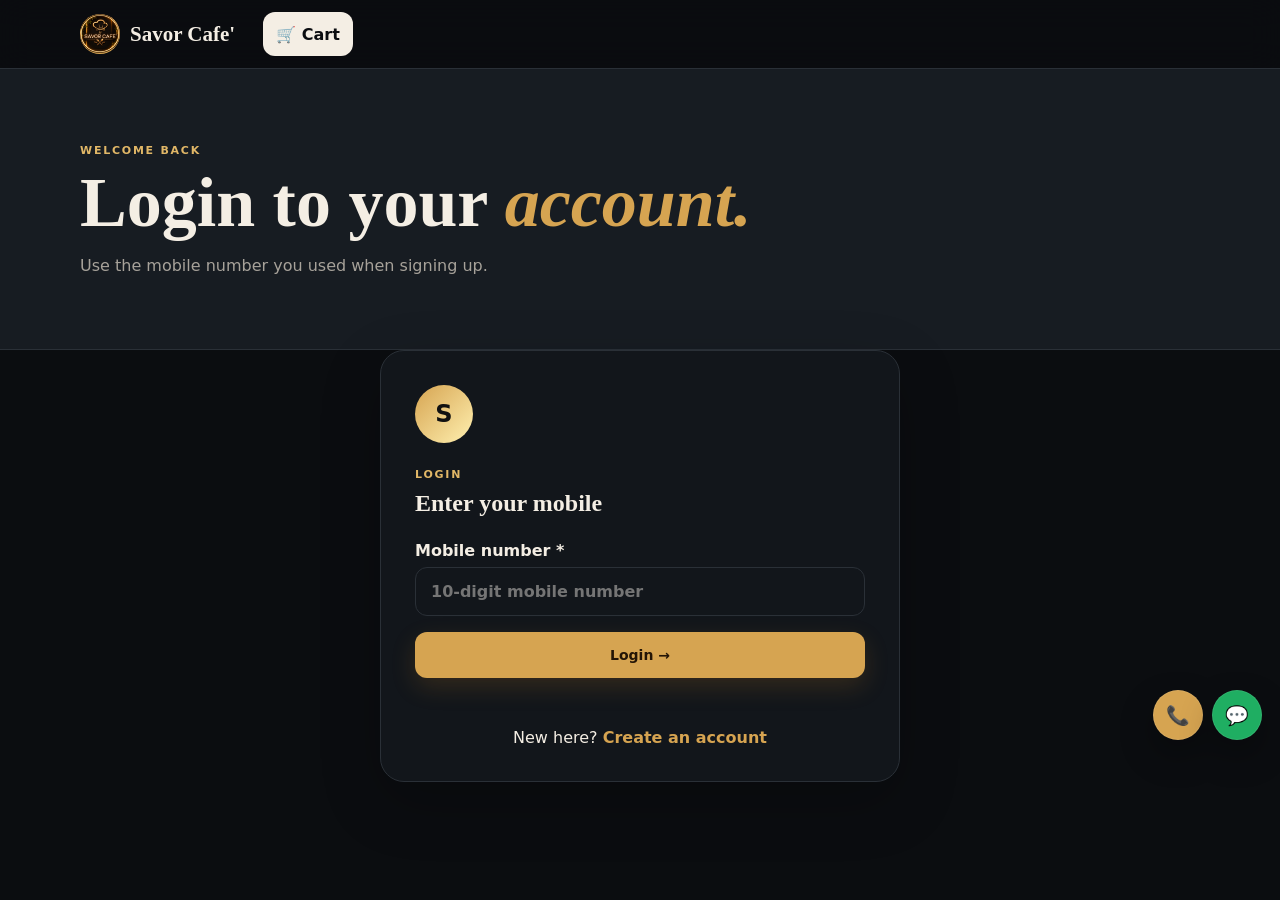
<file: login.html>
<!doctype html><html lang="en"><head><meta charset="utf-8"><meta name="viewport" content="width=device-width,initial-scale=1"><title>Login — Savor Cafe'</title><link rel="stylesheet" href="/style.css"></head><body class="auth-page"><header class="navbar"><div class="nav-inner"><a class="brand" href="/index.html"><span class="brand-logo"><img src="/logo.png" alt=""><i>S</i></span><span>Savor Cafe'</span></a><div class="nav-actions"><a class="cart-btn" href="/cart.html">🛒 Cart</a></div></div></header><div class="floating-actions"><a class="fab cart-fab" href="/cart.html" aria-label="View Cart">🛒</a><a class="fab call" href="tel:+918981315889" aria-label="Call Savor Cafe'">📞</a><a class="fab wa" href="https://wa.me/919431025101" target="_blank" rel="noopener" aria-label="WhatsApp Savor Cafe'">💬</a></div><div id="toast" class="toast" role="status" aria-live="polite"></div><main><section class="simple-hero"><div class="container"><span class="eyebrow">WELCOME BACK</span><h1>Login to your <em>account.</em></h1><p>Use the mobile number you used when signing up.</p></div></section><div class="container auth-wrap"><section class="auth-card"><div class="auth-avatar">S</div><span class="eyebrow">LOGIN</span><h2>Enter your mobile</h2><form id="loginForm"><label>Mobile number *<input name="phone" required inputmode="numeric" autocomplete="tel" maxlength="10" placeholder="10-digit mobile number"></label><button class="btn primary full" type="submit">Login →</button><p id="loginMsg" class="form-note"></p></form><p class="auth-switch">New here? <a href="/signup.html">Create an account</a></p></section></div></main><script src="/app.js"></script></body></html>
</file>
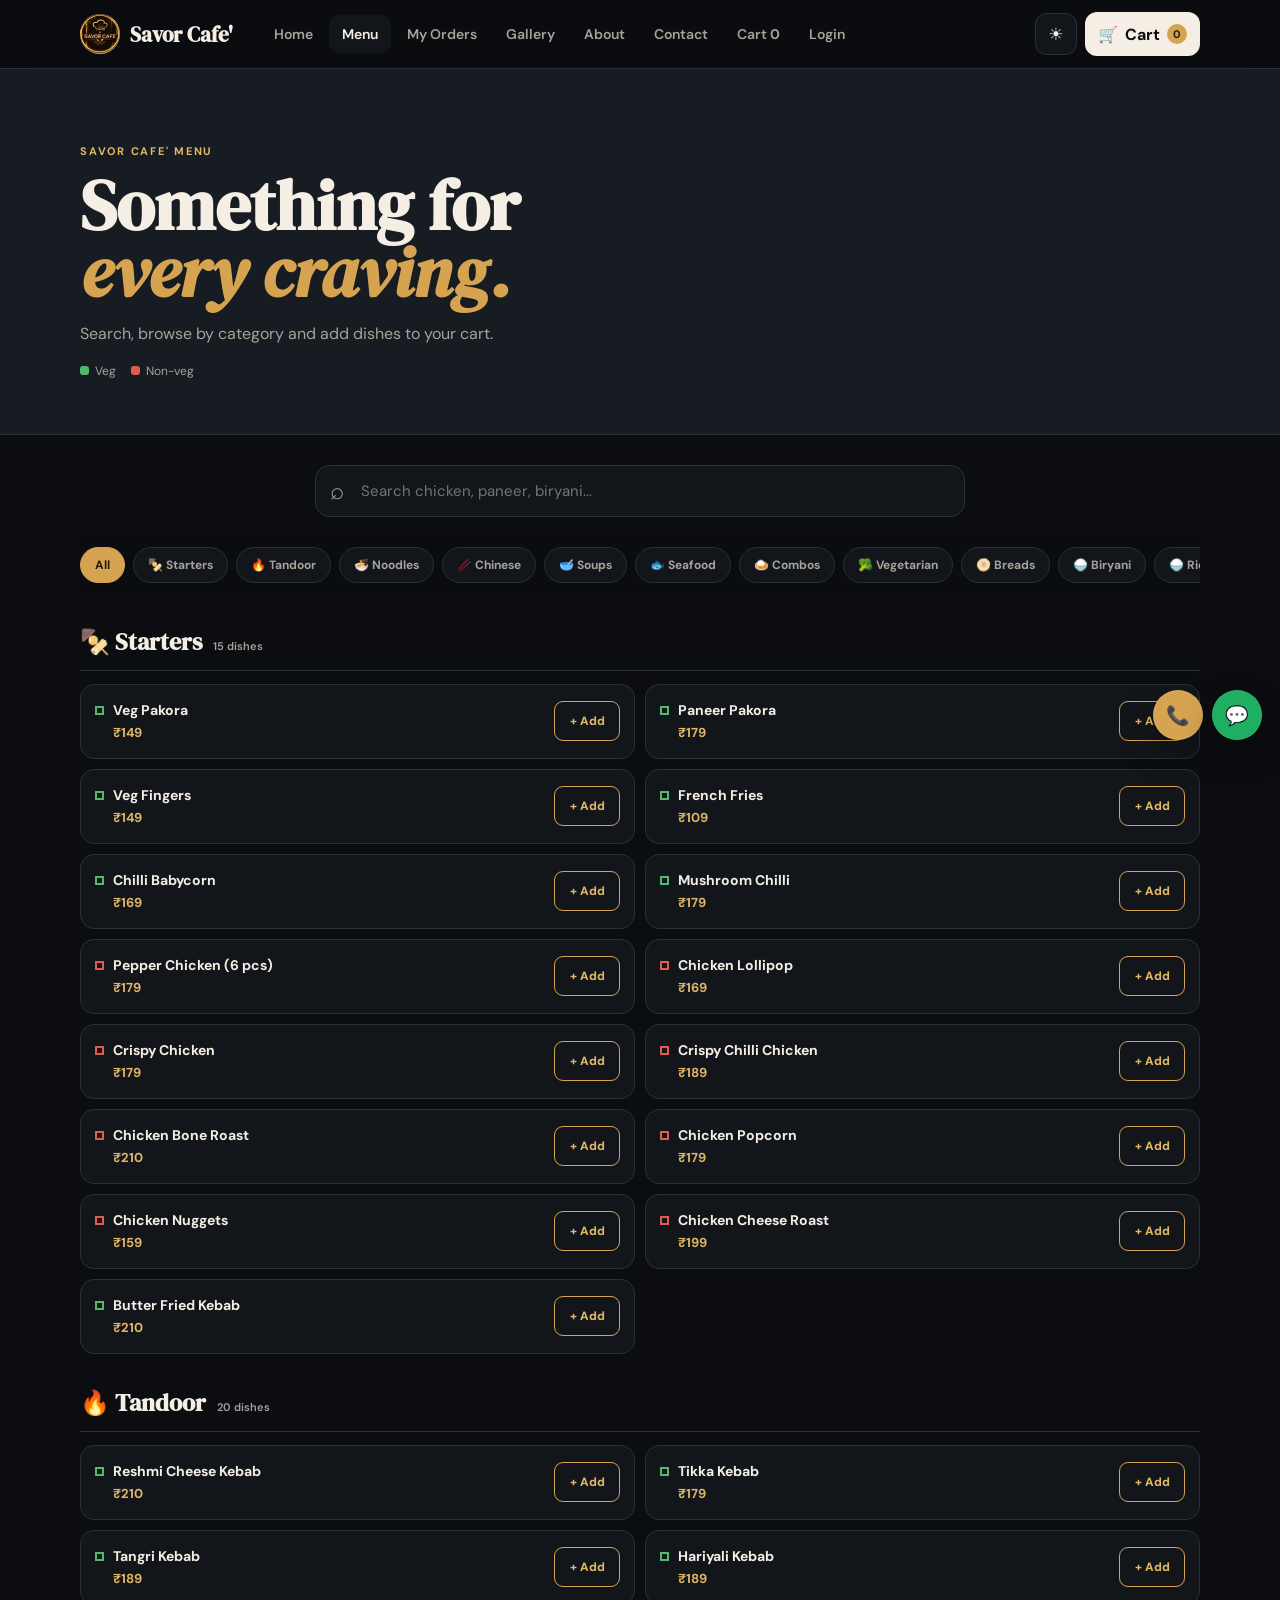
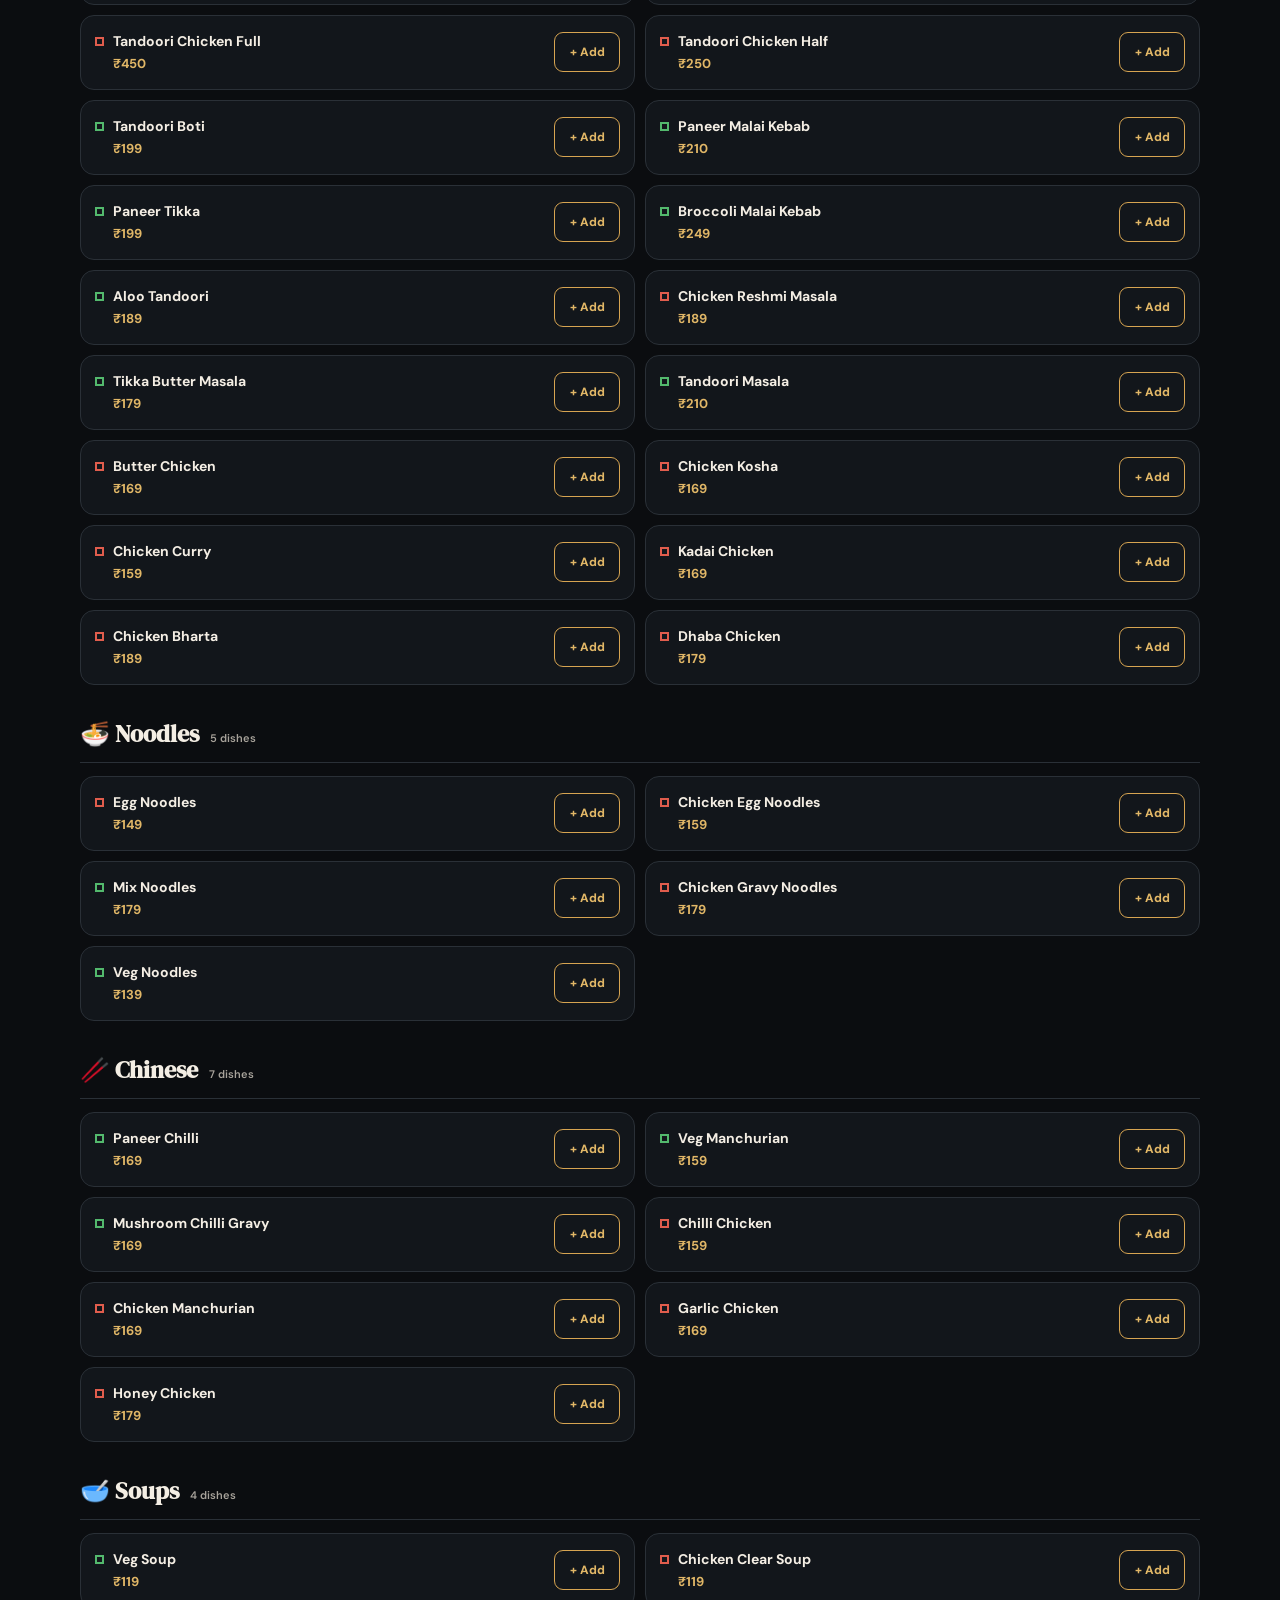
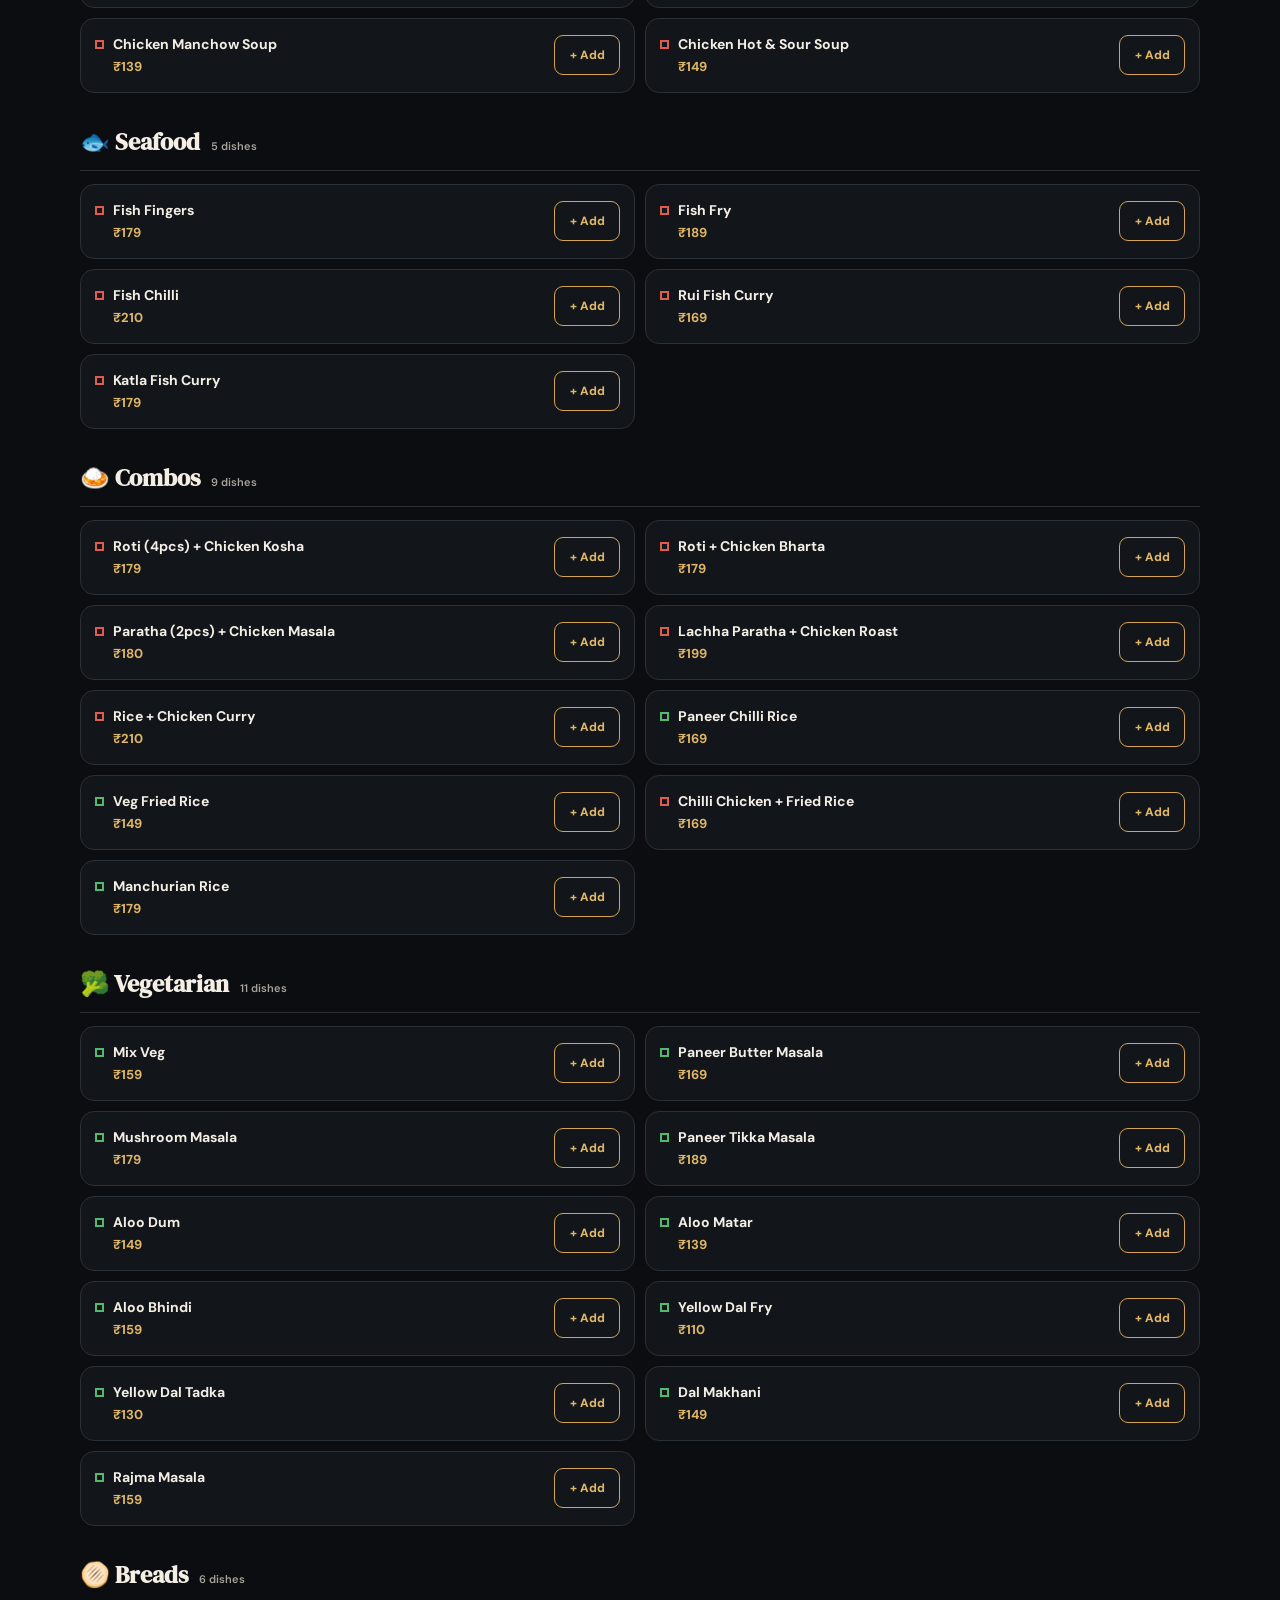
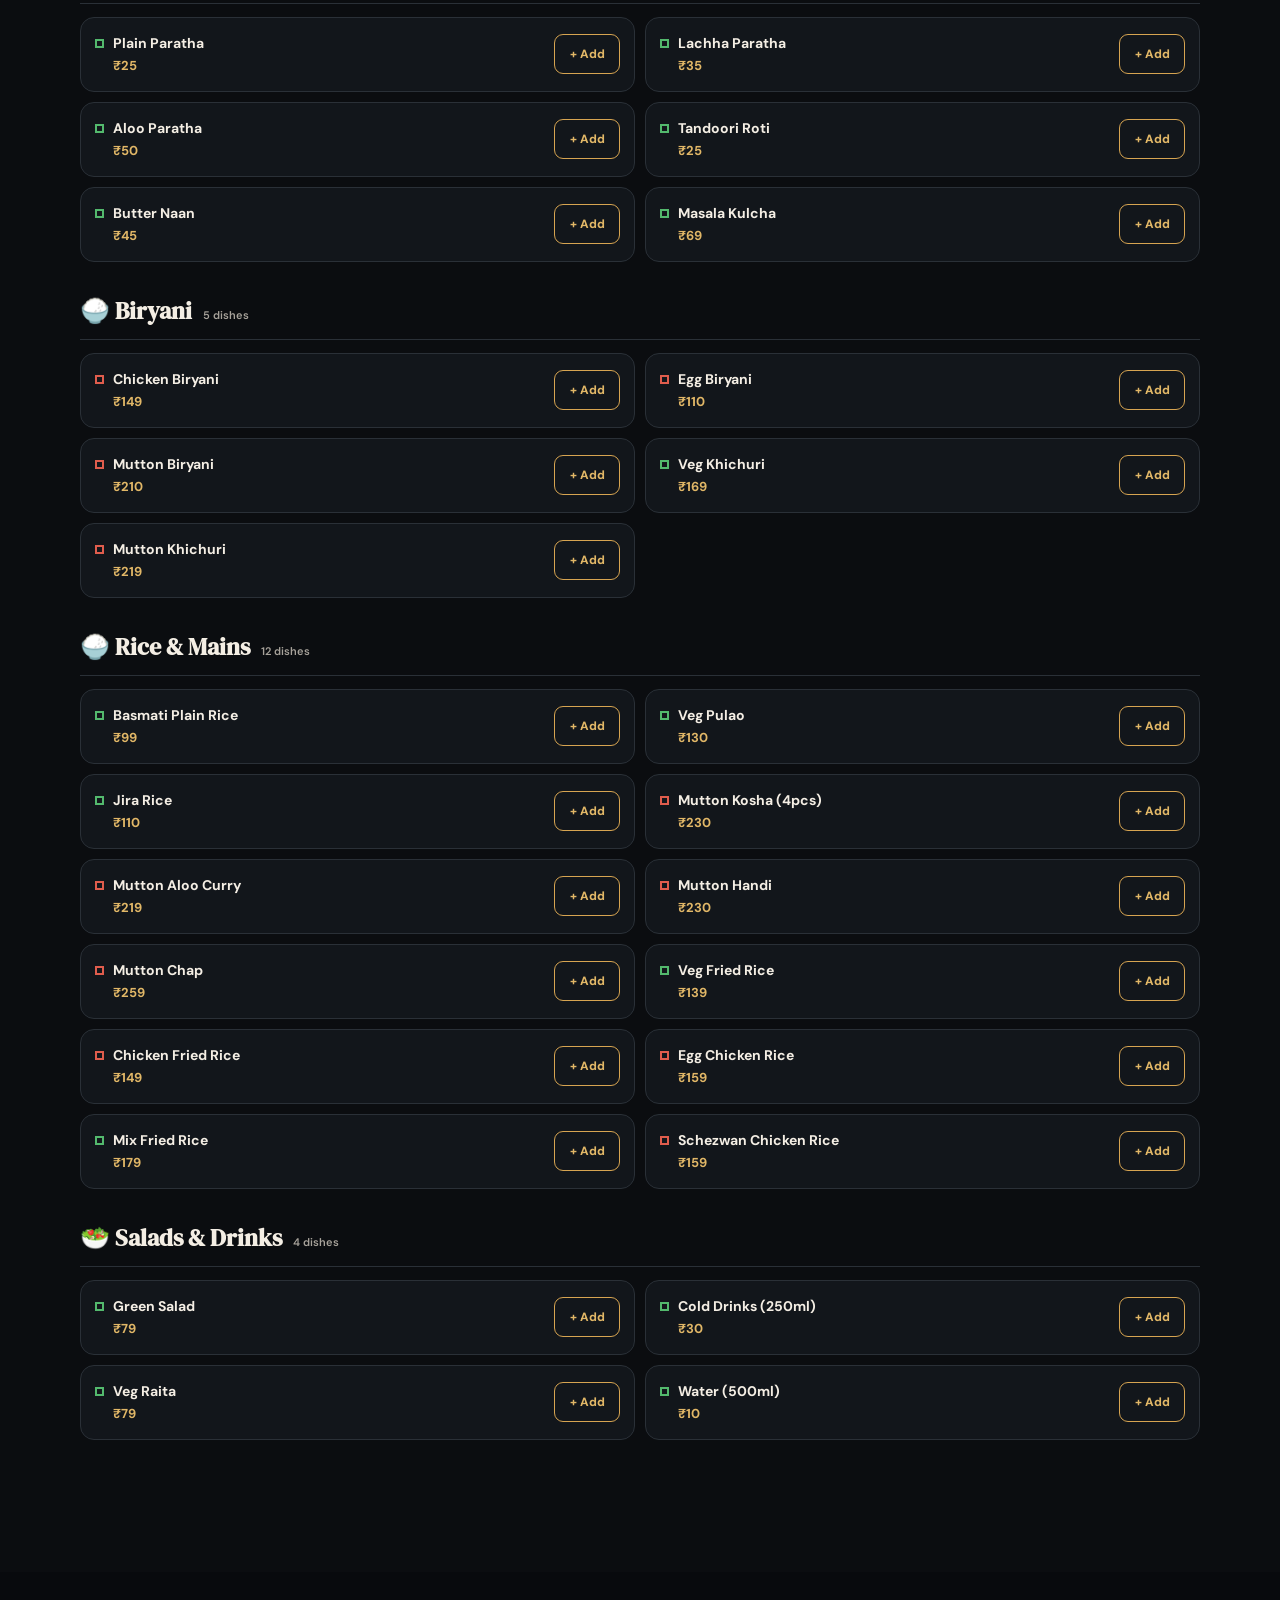
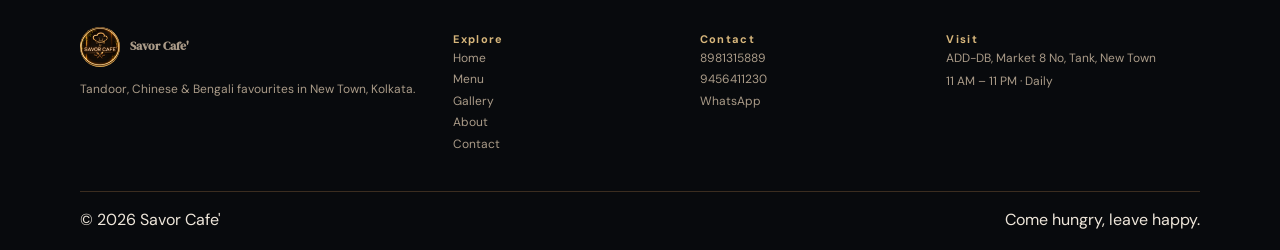
<file: menu.html>
<!doctype html><html lang="en"><head>
<meta charset="utf-8"><meta name="viewport" content="width=device-width, initial-scale=1, viewport-fit=cover">
<meta name="theme-color" content="#0b0d10"><title>Menu — Savor Cafe'</title>
<link rel="preconnect" href="https://fonts.googleapis.com"><link rel="preconnect" href="https://fonts.gstatic.com" crossorigin>
<link href="https://fonts.googleapis.com/css2?family=DM+Serif+Display&family=DM+Sans:wght@400;500;600;700&display=swap" rel="stylesheet">
<link rel="stylesheet" href="/style.css"></head><body>
<header class="navbar">
  <div class="nav-inner">
    <a class="brand" href="/index.html"><span class="brand-logo"><img src="/logo.png" alt="" onerror="this.style.display='none'"><i>S</i></span><span>Savor Cafe'</span></a>
    <nav id="navLinks" class="nav-links" aria-label="Main navigation">
      <a href="/index.html" data-page="home">Home</a>
      <a href="/menu.html" data-page="menu">Menu</a>
      <a href="/orders.html" data-page="orders">My Orders</a>
      <a href="/gallery.html" data-page="gallery">Gallery</a>
      <a href="/about.html" data-page="about">About</a>
      <a href="/contact.html" data-page="contact">Contact</a>
      <a href="/cart.html" data-page="cart">Cart <b id="navCartCount">0</b></a>
    <a id="accountNav" href="/login.html">Login</a></nav>
    <div class="nav-actions">
      <button id="themeToggle" class="theme-toggle" type="button" aria-label="Switch theme" title="Switch theme">☀️</button>
      <a class="cart-btn" href="/cart.html">🛒 <span>Cart</span><b id="cartCount">0</b></a>
      <button id="navToggle" class="nav-toggle" type="button" aria-label="Open menu" aria-expanded="false">☰</button>
    </div>
  </div>
</header>
<div id="navScrim" class="nav-scrim"></div>
<div id="preloader" class="preloader" aria-hidden="true"><div class="loader-ring"></div><div class="loader-logo"><img src="/logo.png" alt="Savor Cafe' logo" onerror="this.style.display='none'"><span>S</span></div><b>Savor Cafe'</b><small>Good food, great moments.</small></div>
<div class="floating-actions">
  <a class="fab cart-fab" href="/cart.html" aria-label="View Cart">🛒</a>
  <a class="fab call" href="tel:+918981315889" aria-label="Call Savor Cafe'">📞</a>
  <a class="fab wa" href="https://wa.me/919431025101" target="_blank" rel="noopener" aria-label="WhatsApp Savor Cafe'">💬</a>
</div>
<div id="toast" class="toast" role="status" aria-live="polite"></div>

<main>
<section class="menu-hero"><div class="container"><span class="eyebrow">SAVOR CAFE' MENU</span><h1>Something for<br><em>every craving.</em></h1><p>Search, browse by category and add dishes to your cart.</p><div class="legend"><span><i class="veg-dot"></i> Veg</span><span><i class="nonveg-dot"></i> Non-veg</span></div></div></section>
<div class="container menu-container">
<div class="search-box"><span>⌕</span><input id="search" type="search" placeholder="Search chicken, paneer, biryani..." autocomplete="off"><button id="searchClear" type="button">×</button></div>
<div id="cats" class="category-tabs"></div><div id="menuMount"></div><div id="emptyState" class="empty-state" hidden><div>🍽️</div><h3>No dishes found</h3><p>Try another search or category.</p></div>
</div></main>
<footer>
  <div class="container footer-grid">
    <div><a class="brand footer-brand" href="/index.html"><span class="brand-logo"><img src="/logo.png" alt="" onerror="this.style.display='none'"><i>S</i></span><span>Savor Cafe'</span></a><p>Tandoor, Chinese & Bengali favourites in New Town, Kolkata.</p></div>
    <div><b>Explore</b><a href="/index.html">Home</a><a href="/menu.html">Menu</a><a href="/gallery.html">Gallery</a><a href="/about.html">About</a><a href="/contact.html">Contact</a></div>
    <div><b>Contact</b><a href="tel:+918981315889">8981315889</a><a href="tel:+919456411230">9456411230</a><a href="https://wa.me/919431025101" target="_blank">WhatsApp</a></div>
    <div><b>Visit</b><a target="_blank" href="https://www.google.com/maps/search/?api=1&query=Savor+Cafe+New+Town+Kolkata">ADD-DB, Market 8 No, Tank, New Town</a><span>11 AM – 11 PM · Daily</span></div>
  </div>
  <div class="container footer-bottom"><span>© 2026 Savor Cafe'</span><span>Come hungry, leave happy.</span></div>
</footer>

<script>window.MENU_PRODUCTS=[
{"id":1,"name":"Veg Pakora","price":149,"category":"starters"},{"id":2,"name":"Paneer Pakora","price":179,"category":"starters"},{"id":3,"name":"Veg Fingers","price":149,"category":"starters"},{"id":4,"name":"French Fries","price":109,"category":"starters"},{"id":5,"name":"Chilli Babycorn","price":169,"category":"starters"},{"id":6,"name":"Mushroom Chilli","price":179,"category":"starters"},{"id":7,"name":"Pepper Chicken (6 pcs)","price":179,"category":"starters"},{"id":8,"name":"Chicken Lollipop","price":169,"category":"starters"},{"id":9,"name":"Crispy Chicken","price":179,"category":"starters"},{"id":10,"name":"Crispy Chilli Chicken","price":189,"category":"starters"},{"id":11,"name":"Chicken Bone Roast","price":210,"category":"starters"},{"id":12,"name":"Chicken Popcorn","price":179,"category":"starters"},{"id":13,"name":"Chicken Nuggets","price":159,"category":"starters"},{"id":14,"name":"Chicken Cheese Roast","price":199,"category":"starters"},{"id":15,"name":"Butter Fried Kebab","price":210,"category":"starters"},{"id":16,"name":"Reshmi Cheese Kebab","price":210,"category":"tandoor"},{"id":17,"name":"Tikka Kebab","price":179,"category":"tandoor"},{"id":18,"name":"Tangri Kebab","price":189,"category":"tandoor"},{"id":19,"name":"Hariyali Kebab","price":189,"category":"tandoor"},{"id":20,"name":"Tandoori Chicken Full","price":450,"category":"tandoor"},{"id":21,"name":"Tandoori Chicken Half","price":250,"category":"tandoor"},{"id":22,"name":"Tandoori Boti","price":199,"category":"tandoor"},{"id":23,"name":"Paneer Malai Kebab","price":210,"category":"tandoor"},{"id":24,"name":"Paneer Tikka","price":199,"category":"tandoor"},{"id":25,"name":"Broccoli Malai Kebab","price":249,"category":"tandoor"},{"id":26,"name":"Aloo Tandoori","price":189,"category":"tandoor"},{"id":27,"name":"Chicken Reshmi Masala","price":189,"category":"tandoor"},{"id":28,"name":"Tikka Butter Masala","price":179,"category":"tandoor"},{"id":29,"name":"Tandoori Masala","price":210,"category":"tandoor"},{"id":30,"name":"Butter Chicken","price":169,"category":"tandoor"},{"id":31,"name":"Chicken Kosha","price":169,"category":"tandoor"},{"id":32,"name":"Chicken Curry","price":159,"category":"tandoor"},{"id":33,"name":"Kadai Chicken","price":169,"category":"tandoor"},{"id":34,"name":"Chicken Bharta","price":189,"category":"tandoor"},{"id":35,"name":"Dhaba Chicken","price":179,"category":"tandoor"},{"id":36,"name":"Egg Noodles","price":149,"category":"noodles"},{"id":37,"name":"Chicken Egg Noodles","price":159,"category":"noodles"},{"id":38,"name":"Mix Noodles","price":179,"category":"noodles"},{"id":39,"name":"Chicken Gravy Noodles","price":179,"category":"noodles"},{"id":40,"name":"Paneer Chilli","price":169,"category":"chinese"},{"id":41,"name":"Veg Manchurian","price":159,"category":"chinese"},{"id":42,"name":"Mushroom Chilli Gravy","price":169,"category":"chinese"},{"id":43,"name":"Chilli Chicken","price":159,"category":"chinese"},{"id":44,"name":"Chicken Manchurian","price":169,"category":"chinese"},{"id":45,"name":"Garlic Chicken","price":169,"category":"chinese"},{"id":46,"name":"Honey Chicken","price":179,"category":"chinese"},{"id":47,"name":"Veg Soup","price":119,"category":"soup"},{"id":48,"name":"Chicken Clear Soup","price":119,"category":"soup"},{"id":49,"name":"Chicken Manchow Soup","price":139,"category":"soup"},{"id":50,"name":"Chicken Hot & Sour Soup","price":149,"category":"soup"},{"id":51,"name":"Fish Fingers","price":179,"category":"seafood"},{"id":52,"name":"Fish Fry","price":189,"category":"seafood"},{"id":53,"name":"Fish Chilli","price":210,"category":"seafood"},{"id":54,"name":"Rui Fish Curry","price":169,"category":"seafood"},{"id":55,"name":"Katla Fish Curry","price":179,"category":"seafood"},{"id":56,"name":"Green Salad","price":79,"category":"salad"},{"id":57,"name":"Cold Drinks (250ml)","price":30,"category":"salad"},{"id":58,"name":"Veg Raita","price":79,"category":"salad"},{"id":59,"name":"Water (500ml)","price":10,"category":"salad"},{"id":60,"name":"Roti (4pcs) + Chicken Kosha","price":179,"category":"combo"},{"id":61,"name":"Roti + Chicken Bharta","price":179,"category":"combo"},{"id":62,"name":"Paratha (2pcs) + Chicken Masala","price":180,"category":"combo"},{"id":63,"name":"Lachha Paratha + Chicken Roast","price":199,"category":"combo"},{"id":64,"name":"Rice + Chicken Curry","price":210,"category":"combo"},{"id":65,"name":"Paneer Chilli Rice","price":169,"category":"combo"},{"id":66,"name":"Veg Fried Rice","price":149,"category":"combo"},{"id":67,"name":"Chilli Chicken + Fried Rice","price":169,"category":"combo"},{"id":68,"name":"Manchurian Rice","price":179,"category":"combo"},{"id":69,"name":"Mix Veg","price":159,"category":"veg"},{"id":70,"name":"Paneer Butter Masala","price":169,"category":"veg"},{"id":71,"name":"Mushroom Masala","price":179,"category":"veg"},{"id":72,"name":"Paneer Tikka Masala","price":189,"category":"veg"},{"id":73,"name":"Aloo Dum","price":149,"category":"veg"},{"id":74,"name":"Aloo Matar","price":139,"category":"veg"},{"id":75,"name":"Aloo Bhindi","price":159,"category":"veg"},{"id":76,"name":"Yellow Dal Fry","price":110,"category":"veg"},{"id":77,"name":"Yellow Dal Tadka","price":130,"category":"veg"},{"id":78,"name":"Dal Makhani","price":149,"category":"veg"},{"id":79,"name":"Rajma Masala","price":159,"category":"veg"},{"id":80,"name":"Plain Paratha","price":25,"category":"roti"},{"id":81,"name":"Lachha Paratha","price":35,"category":"roti"},{"id":82,"name":"Aloo Paratha","price":50,"category":"roti"},{"id":83,"name":"Tandoori Roti","price":25,"category":"roti"},{"id":84,"name":"Butter Naan","price":45,"category":"roti"},{"id":85,"name":"Masala Kulcha","price":69,"category":"roti"},{"id":86,"name":"Chicken Biryani","price":149,"category":"biryani"},{"id":87,"name":"Egg Biryani","price":110,"category":"biryani"},{"id":88,"name":"Mutton Biryani","price":210,"category":"biryani"},{"id":89,"name":"Veg Khichuri","price":169,"category":"biryani"},{"id":90,"name":"Mutton Khichuri","price":219,"category":"biryani"},{"id":91,"name":"Basmati Plain Rice","price":99,"category":"rice"},{"id":92,"name":"Veg Pulao","price":130,"category":"rice"},{"id":93,"name":"Jira Rice","price":110,"category":"rice"},{"id":94,"name":"Mutton Kosha (4pcs)","price":230,"category":"rice"},{"id":95,"name":"Mutton Aloo Curry","price":219,"category":"rice"},{"id":96,"name":"Mutton Handi","price":230,"category":"rice"},{"id":97,"name":"Mutton Chap","price":259,"category":"rice"},{"id":98,"name":"Veg Fried Rice","price":139,"category":"rice"},{"id":99,"name":"Chicken Fried Rice","price":149,"category":"rice"},{"id":100,"name":"Egg Chicken Rice","price":159,"category":"rice"},{"id":101,"name":"Mix Fried Rice","price":179,"category":"rice"},{"id":102,"name":"Schezwan Chicken Rice","price":159,"category":"rice"},{"id":103,"name":"Veg Noodles","price":139,"category":"noodles"}
];</script><script src="/app.js"></script></body></html>
</file>
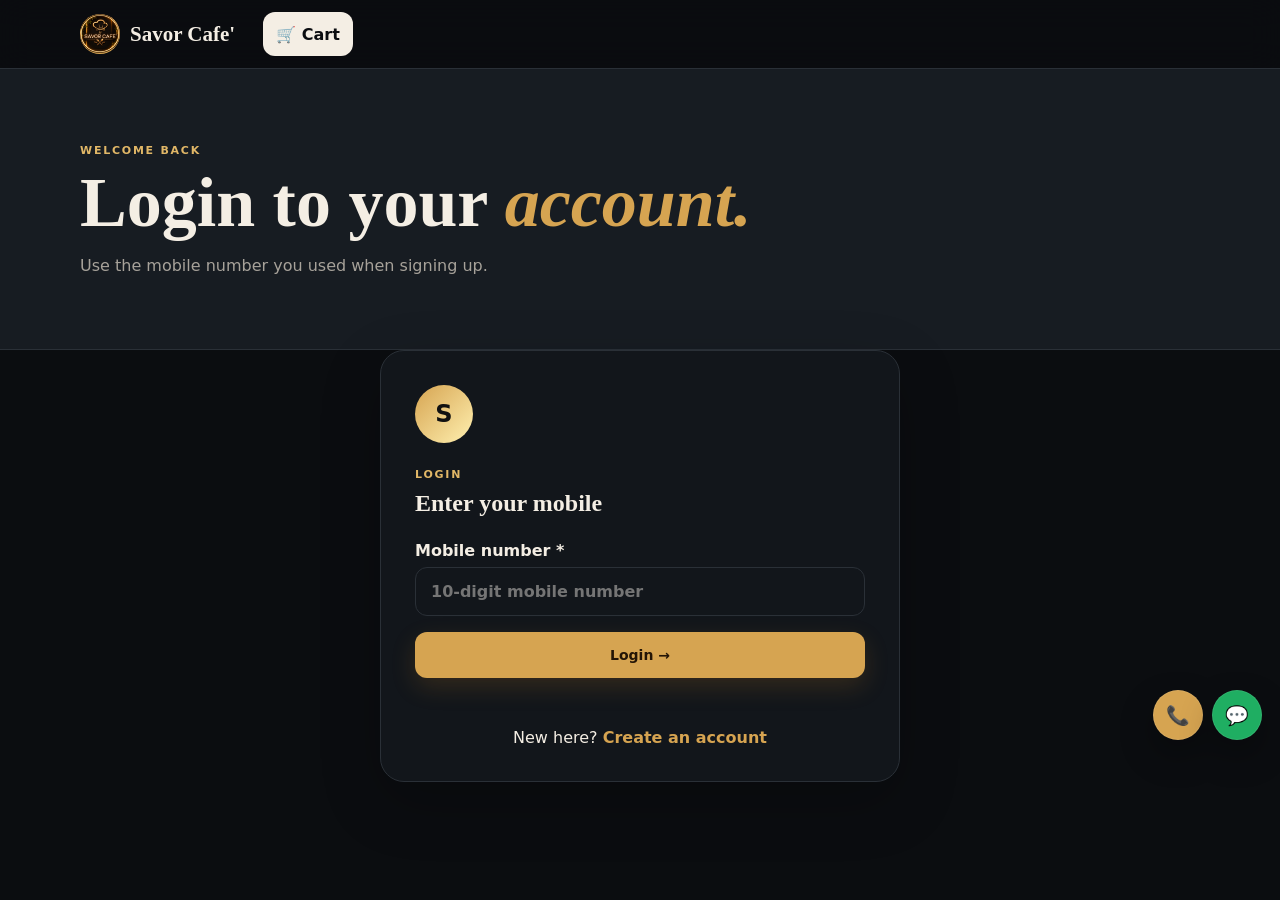
<file: orders.html>
<!doctype html><html lang="en"><head><meta charset="utf-8"><meta name="viewport" content="width=device-width,initial-scale=1"><title>My Orders — Savor Cafe'</title><link rel="stylesheet" href="/style.css"></head><body class="orders-page"><header class="navbar"><div class="nav-inner"><a class="brand" href="/index.html"><span class="brand-logo"><img src="/logo.png" alt=""><i>S</i></span><span>Savor Cafe'</span></a><nav id="navLinks" class="nav-links" aria-label="Main navigation"><a href="/index.html" data-page="home">Home</a><a href="/menu.html" data-page="menu">Menu</a><a href="/orders.html" data-page="orders">My Orders</a><a href="/gallery.html" data-page="gallery">Gallery</a><a href="/about.html" data-page="about">About</a><a href="/contact.html" data-page="contact">Contact</a><a href="/cart.html" data-page="cart">Cart <b id="navCartCount">0</b></a><a id="accountNav" href="/login.html">Login</a></nav><div class="nav-actions"><button id="themeToggle" class="theme-toggle" type="button" aria-label="Switch theme" title="Switch theme">☀️</button><a class="cart-btn" href="/cart.html">🛒 <span>Cart</span><b id="cartCount">0</b></a><button id="navToggle" class="nav-toggle" type="button" aria-label="Open menu" aria-expanded="false">☰</button></div></div></header><div id="navScrim" class="nav-scrim"></div><div class="floating-actions"><a class="fab cart-fab" href="/cart.html" aria-label="View Cart">🛒</a><a class="fab call" href="tel:+918981315889" aria-label="Call Savor Cafe'">📞</a><a class="fab wa" href="https://wa.me/919431025101" target="_blank" rel="noopener" aria-label="WhatsApp Savor Cafe'">💬</a></div><div id="toast" class="toast" role="status" aria-live="polite"></div><main><section class="simple-hero"><div class="container"><span class="eyebrow">ORDER HISTORY</span><h1>Your <em>orders.</em></h1><p>Orders linked to <b id="ordersPhone"></b></p></div></section><div class="container orders-list" id="ordersList"></div></main><script src="/app.js"></script></body></html>
</file>
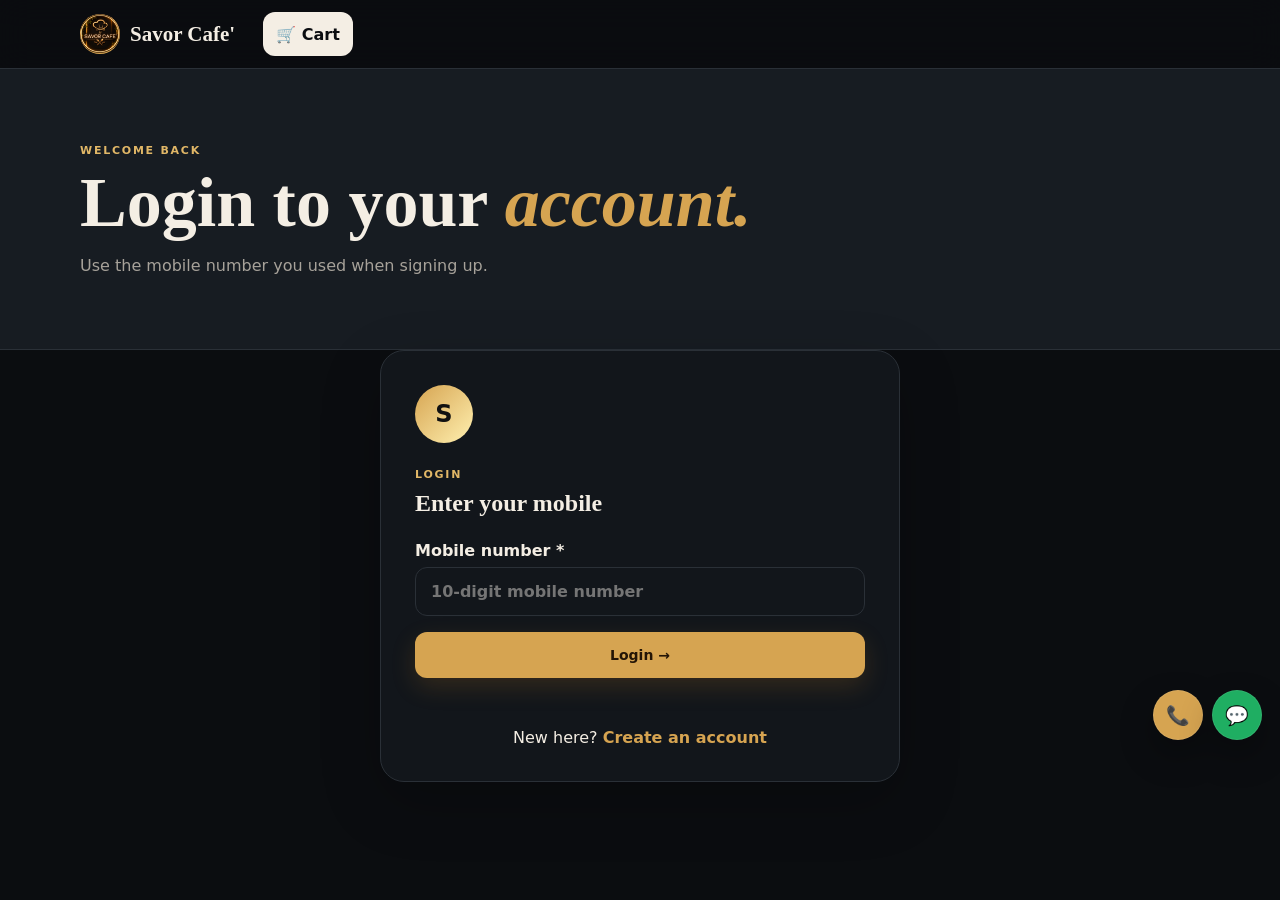
<file: profile.html>
<!doctype html><html lang="en"><head><meta charset="utf-8"><meta name="viewport" content="width=device-width,initial-scale=1"><title>Profile — Savor Cafe'</title><link rel="stylesheet" href="/style.css"></head><body class="profile-page"><header class="navbar"><div class="nav-inner"><a class="brand" href="/index.html"><span class="brand-logo"><img src="/logo.png" alt=""><i>S</i></span><span>Savor Cafe'</span></a><nav id="navLinks" class="nav-links" aria-label="Main navigation"><a href="/index.html" data-page="home">Home</a><a href="/menu.html" data-page="menu">Menu</a><a href="/orders.html" data-page="orders">My Orders</a><a href="/gallery.html" data-page="gallery">Gallery</a><a href="/about.html" data-page="about">About</a><a href="/contact.html" data-page="contact">Contact</a><a href="/cart.html" data-page="cart">Cart <b id="navCartCount">0</b></a><a id="accountNav" href="/login.html">Login</a></nav><div class="nav-actions"><button id="themeToggle" class="theme-toggle" type="button" aria-label="Switch theme" title="Switch theme">☀️</button><a class="cart-btn" href="/cart.html">🛒 <span>Cart</span><b id="cartCount">0</b></a><button id="navToggle" class="nav-toggle" type="button" aria-label="Open menu" aria-expanded="false">☰</button></div></div></header><div id="navScrim" class="nav-scrim"></div><div class="floating-actions"><a class="fab cart-fab" href="/cart.html" aria-label="View Cart">🛒</a><a class="fab call" href="tel:+918981315889" aria-label="Call Savor Cafe'">📞</a><a class="fab wa" href="https://wa.me/919431025101" target="_blank" rel="noopener" aria-label="WhatsApp Savor Cafe'">💬</a></div><div id="toast" class="toast" role="status" aria-live="polite"></div><main><section class="simple-hero"><div class="container"><span class="eyebrow">YOUR ACCOUNT</span><h1>Your <em>profile.</em></h1></div></section><div class="container profile-grid"><section class="profile-card"><div class="profile-avatar" id="profileInitial">S</div><h2 id="profileName">Customer</h2><p id="profilePhone">+91</p><div class="profile-actions"><a class="btn primary" href="/orders.html">View my orders →</a><button class="btn ghost" id="logoutBtn" type="button">Logout</button></div></section><section class="account-stat"><span class="eyebrow">ORDER HISTORY</span><strong id="profileOrdersCount">0</strong><p>Orders placed from this browser</p><a href="/orders.html">Open order history →</a></section></div></main><script src="/app.js"></script></body></html>
</file>
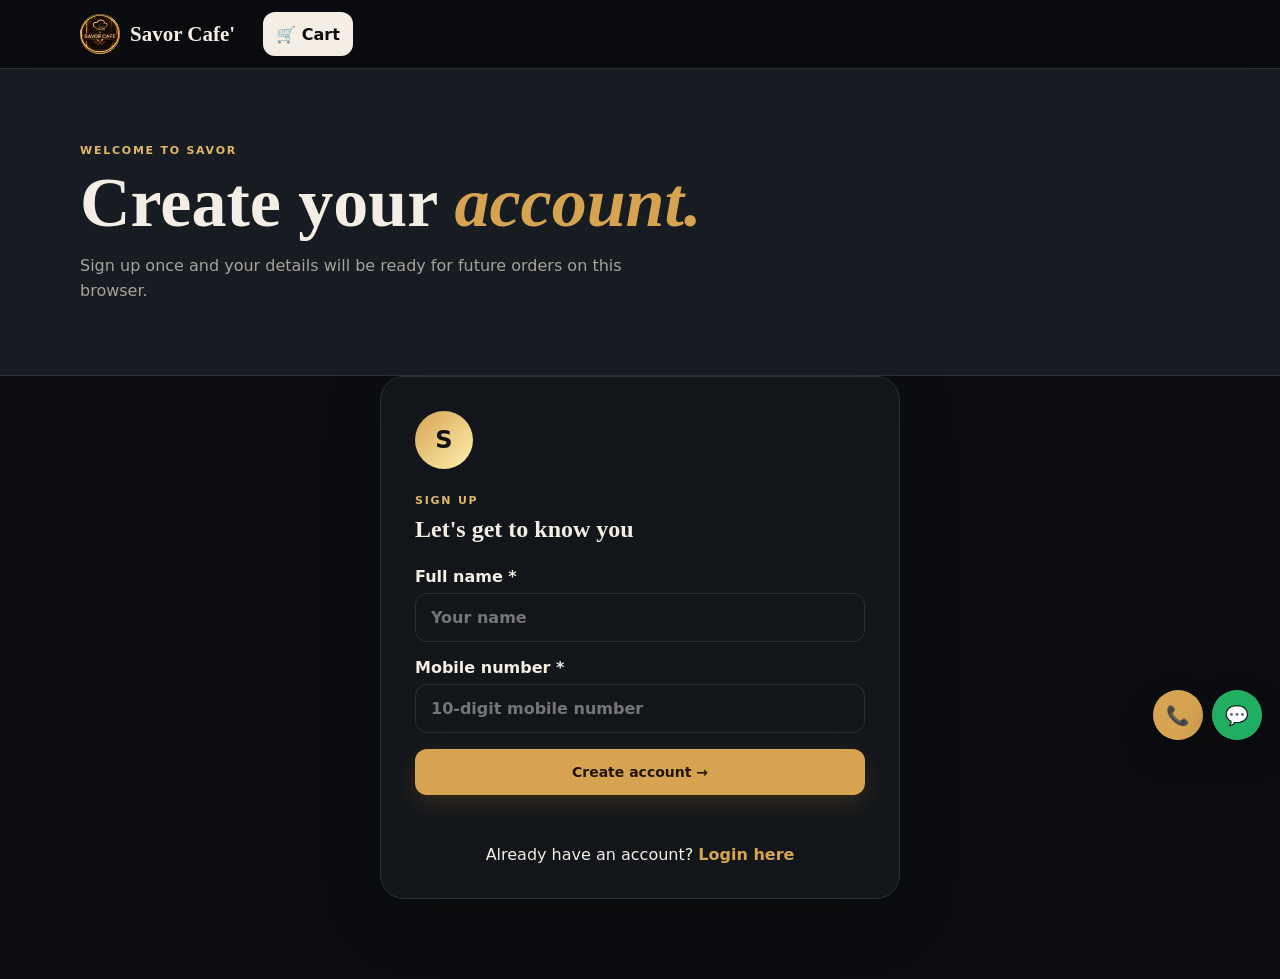
<file: signup.html>
<!doctype html><html lang="en"><head><meta charset="utf-8"><meta name="viewport" content="width=device-width,initial-scale=1"><title>Sign Up — Savor Cafe'</title><link rel="stylesheet" href="/style.css"></head><body class="auth-page"><header class="navbar"><div class="nav-inner"><a class="brand" href="/index.html"><span class="brand-logo"><img src="/logo.png" alt=""><i>S</i></span><span>Savor Cafe'</span></a><div class="nav-actions"><a class="cart-btn" href="/cart.html">🛒 Cart</a></div></div></header><div class="floating-actions"><a class="fab cart-fab" href="/cart.html" aria-label="View Cart">🛒</a><a class="fab call" href="tel:+918981315889" aria-label="Call Savor Cafe'">📞</a><a class="fab wa" href="https://wa.me/919431025101" target="_blank" rel="noopener" aria-label="WhatsApp Savor Cafe'">💬</a></div><div id="toast" class="toast" role="status" aria-live="polite"></div><main><section class="simple-hero"><div class="container"><span class="eyebrow">WELCOME TO SAVOR</span><h1>Create your <em>account.</em></h1><p>Sign up once and your details will be ready for future orders on this browser.</p></div></section><div class="container auth-wrap"><section class="auth-card"><div class="auth-avatar">S</div><span class="eyebrow">SIGN UP</span><h2>Let's get to know you</h2><form id="signupForm"><label>Full name *<input name="name" required autocomplete="name" placeholder="Your name"></label><label>Mobile number *<input name="phone" required inputmode="numeric" autocomplete="tel" maxlength="10" placeholder="10-digit mobile number"></label><button class="btn primary full" type="submit">Create account →</button><p id="signupMsg" class="form-note"></p></form><p class="auth-switch">Already have an account? <a href="/login.html">Login here</a></p></section></div></main><script src="/app.js"></script></body></html>
</file>
<file: style.css>
:root{
  --bg:#f7f1e7;--surface:#fffdf8;--surface2:#eee3d1;--ink:#21170e;--muted:#796b59;
  --line:#dfd0b8;--gold:#b87a25;--gold2:#7c5318;--red:#a84222;--green:#2f7d43;
  --shadow:0 18px 50px rgba(45,29,12,.12);--nav:68px;
}
*{box-sizing:border-box}
html{scroll-behavior:smooth;scroll-padding-top:calc(var(--nav) + 25px)}
body{margin:0;background:var(--bg);color:var(--ink);font-family:"DM Sans",system-ui,sans-serif;-webkit-font-smoothing:antialiased;overflow-x:hidden}
body.lock{overflow:hidden}
h1,h2,h3,.brand{font-family:"DM Serif Display",Georgia,serif}
a{color:inherit;text-decoration:none}
button,input,textarea{font:inherit}
button{cursor:pointer}
img{max-width:100%;display:block}
.container{width:min(1120px,calc(100% - 40px));margin:auto}
.eyebrow{font-size:11px;font-weight:700;letter-spacing:.16em;color:var(--gold2)}
.btn{min-height:46px;padding:12px 18px;border:0;border-radius:12px;display:inline-flex;align-items:center;justify-content:center;gap:9px;font-weight:700;font-size:14px;transition:.2s}
.btn:active{transform:scale(.97)}
.btn.primary{background:var(--gold);color:#241506;box-shadow:0 9px 24px rgba(184,122,37,.2)}
.btn.primary:hover{transform:translateY(-2px)}
.btn.whatsapp{background:#1fae62;color:#fff}
.btn.full{width:100%}

/* loader */
.preloader{position:fixed;inset:0;z-index:999;display:grid;place-items:center;background:var(--bg);color:var(--ink);transition:.45s}
.preloader.hide{opacity:0;visibility:hidden;pointer-events:none}
.preloader>*{position:absolute}
.preloader>b{margin-top:115px;font-family:"DM Serif Display";font-size:20px}
.preloader>small{margin-top:155px;color:var(--muted)}
.loader-logo{width:76px;height:76px;border-radius:50%;overflow:hidden;display:grid;place-items:center;background:var(--gold);color:#fff;font:34px "DM Serif Display";box-shadow:0 0 0 6px rgba(184,122,37,.12)}
.loader-logo img{width:100%;height:100%;object-fit:cover}
.loader-logo img+span{display:none}

/* nav */
.navbar{position:sticky;top:0;z-index:100;background:rgba(247,241,231,.92);backdrop-filter:blur(16px);border-bottom:1px solid var(--line)}
.nav-inner{height:var(--nav);width:min(1120px,calc(100% - 40px));margin:auto;display:flex;align-items:center;gap:28px}
.brand{display:flex;align-items:center;gap:10px;font-size:21px;font-weight:700;white-space:nowrap}
.brand-logo{width:40px;height:40px;border-radius:50%;overflow:hidden;background:var(--gold);display:grid;place-items:center;color:#fff;flex:none}
.brand-logo img{width:100%;height:100%;object-fit:cover}.brand-logo i{font-style:normal}
.nav-links{display:flex;align-items:center;gap:3px;flex:1}
.nav-links a{padding:10px 13px;border-radius:10px;color:var(--muted);font-size:14px;font-weight:600}
.nav-links a:hover,.nav-links a.active{color:var(--ink);background:var(--surface)}
.nav-actions{display:flex;align-items:center;gap:8px}
.cart-btn{border:0;border-radius:12px;background:var(--ink);color:var(--bg);min-height:44px;padding:0 13px;display:flex;align-items:center;gap:7px;font-weight:700}
.cart-btn b{min-width:20px;height:20px;border-radius:50%;display:grid;place-items:center;background:var(--gold);color:#21170e;font-size:11px}
.nav-toggle{display:none;width:44px;height:44px;border:1px solid var(--line);border-radius:11px;background:var(--surface);color:var(--ink)}
.nav-scrim{display:none;position:fixed;inset:0;z-index:95;background:rgba(0,0,0,.48)}
.nav-scrim.show{display:block}

/* pages */
.page{display:none}.page.active{display:block;animation:pageIn .35s ease}
@keyframes pageIn{from{opacity:0;transform:translateY(7px)}to{opacity:1;transform:none}}

/* hero */
.hero{position:relative;overflow:hidden;border-bottom:1px solid var(--line);background:radial-gradient(circle at 10% 20%,#ead8b9,transparent 35%),radial-gradient(circle at 90% 10%,#f0dcc0,transparent 32%),var(--bg)}
.hero-inner{width:min(1120px,calc(100% - 40px));margin:auto;min-height:560px;display:grid;grid-template-columns:1fr 340px;gap:60px;align-items:center}
.hero-copy h1{font-size:clamp(48px,7vw,82px);line-height:.94;margin:14px 0 22px;font-weight:400}
.hero-copy h1 em,.menu-hero h1 em,.simple-hero h1 em{color:var(--gold);font-style:italic}
.hero-copy>p{max-width:530px;color:var(--muted);font-size:18px;line-height:1.65;margin:0 0 25px}
.hero-buttons{display:flex;gap:10px;flex-wrap:wrap}.hero-meta{display:flex;gap:18px;align-items:center;margin-top:22px;color:var(--muted);font-size:12px}
.status{display:flex;gap:7px;align-items:center;color:var(--ink)}.status i{width:8px;height:8px;border-radius:50%;background:var(--green);box-shadow:0 0 0 4px rgba(47,125,67,.12)}
.status i.closed{background:var(--red)}
.hero-card{background:var(--surface);border:1px solid var(--line);border-radius:24px;padding:22px;box-shadow:var(--shadow);transform:rotate(2deg)}
.hero-card-top{display:flex;justify-content:space-between;color:var(--gold2);font-size:10px;letter-spacing:.14em;font-weight:700}
.hero-card-art{height:210px;border-radius:17px;background:linear-gradient(145deg,#e8d2ad,#c99d5d);display:grid;place-items:center;font-size:105px;margin:16px 0}
.hero-card h3{font-size:25px;margin:0 0 3px}.hero-card p{margin:0;color:var(--muted);font-size:13px}.hero-card .price{display:block;margin-top:12px;color:var(--gold2)}

/* home */
.feature-grid{display:grid;grid-template-columns:repeat(3,1fr);gap:12px;padding:28px 0 70px}
.feature-grid article{display:flex;gap:14px;padding:20px;background:var(--surface);border:1px solid var(--line);border-radius:16px}
.feature-grid article>span{font-size:25px}.feature-grid b{font-size:14px}.feature-grid p{margin:5px 0 0;color:var(--muted);font-size:12px;line-height:1.45}
.section-block{padding:0 0 70px}.section-head{display:flex;justify-content:space-between;align-items:end;margin-bottom:20px}.section-head h2{font-size:34px;margin:7px 0 0}.section-head>a{color:var(--gold2);font-weight:700;font-size:13px}
.category-grid{display:grid;grid-template-columns:repeat(4,1fr);gap:12px}
.category-card{border:1px solid var(--line);background:var(--surface);border-radius:16px;padding:22px;min-height:130px;transition:.2s}
.category-card:hover{border-color:var(--gold);transform:translateY(-3px)}
.category-card .emoji{font-size:27px}.category-card h3{font-size:18px;margin:12px 0 3px}.category-card p{font-size:12px;color:var(--muted);margin:0}
.popular-grid{display:grid;grid-template-columns:repeat(5,1fr);gap:12px}
.popular-card{background:var(--surface);border:1px solid var(--line);border-radius:16px;padding:16px}
.food-art{height:105px;border-radius:12px;background:linear-gradient(135deg,#ead7b7,#d0a86a);display:grid;place-items:center;font-size:52px;margin-bottom:12px}
.popular-card h3{font-size:16px;margin:0 0 5px;font-family:"DM Sans";font-weight:700}.popular-card .pc-bottom{display:flex;justify-content:space-between;align-items:center}.popular-card strong{color:var(--gold2)}.mini-add{border:1px solid var(--gold);background:transparent;border-radius:8px;padding:6px 9px;color:var(--gold2);font-weight:700}
.cta{display:flex;align-items:center;justify-content:space-between;gap:30px;background:var(--ink);color:var(--bg);border-radius:22px;padding:38px;margin:10px 0 80px}.cta h2{font-size:31px;margin:8px 0}.cta p{margin:0;color:#cfc1ad;max-width:600px;font-size:13px;line-height:1.6}

/* menu */
.menu-hero,.simple-hero{padding:70px 0 55px;background:var(--surface2);border-bottom:1px solid var(--line)}
.menu-hero h1,.simple-hero h1{font-size:clamp(44px,6vw,70px);line-height:.95;margin:12px 0}.menu-hero p,.simple-hero p{color:var(--muted);max-width:550px;line-height:1.6}
.legend{display:flex;gap:15px;color:var(--muted);font-size:12px;margin-top:16px}.legend span{display:flex;align-items:center;gap:6px}.veg-dot,.nonveg-dot{width:9px;height:9px;border-radius:3px}.veg-dot{background:var(--green)}.nonveg-dot{background:var(--red)}
.menu-container{padding:30px 0 100px}
.search-box{max-width:650px;margin:0 auto 20px;position:relative}.search-box>span{position:absolute;left:15px;top:50%;transform:translateY(-52%);font-size:24px;color:var(--muted)}
.search-box input{width:100%;height:52px;border:1px solid var(--line);background:var(--surface);border-radius:14px;padding:0 45px;font-size:15px;color:var(--ink);outline:none}.search-box input:focus{border-color:var(--gold)}.search-box button{position:absolute;right:7px;top:7px;height:38px;width:38px;border:0;background:transparent;color:var(--muted);font-size:22px;display:none}.search-box button.show{display:block}
.category-tabs{position:sticky;top:var(--nav);z-index:40;display:flex;gap:8px;overflow-x:auto;padding:10px 0;margin-bottom:24px;background:rgba(247,241,231,.94);backdrop-filter:blur(12px);scrollbar-width:none}.category-tabs::-webkit-scrollbar{display:none}
.category-tab{white-space:nowrap;border:1px solid var(--line);background:var(--surface);border-radius:99px;padding:9px 14px;color:var(--muted);font-weight:700;font-size:12px}.category-tab.active{background:var(--gold);color:#251708;border-color:var(--gold)}
.menu-section{margin:32px 0;scroll-margin-top:calc(var(--nav) + 65px)}.menu-section h2{font-size:24px;margin:0 0 13px;border-bottom:1px solid var(--line);padding-bottom:12px}.menu-section h2 span{font:600 11px "DM Sans";color:var(--muted);margin-left:6px}
.menu-grid{display:grid;grid-template-columns:repeat(2,1fr);gap:10px}
.menu-item{background:var(--surface);border:1px solid var(--line);border-radius:14px;padding:14px;display:flex;align-items:center;justify-content:space-between;gap:10px;min-height:75px}.item-info{min-width:0;display:flex;gap:9px}.food-dot{width:9px;height:9px;border:2px solid var(--green);flex:none;margin-top:5px}.food-dot.nonveg{border-color:var(--red)}.item-name{font-size:14px;font-weight:700;line-height:1.35}.item-price{font-size:13px;color:var(--gold2);font-weight:700;margin-top:4px}
.add-button{border:1px solid var(--gold);background:transparent;color:var(--gold2);border-radius:9px;min-width:66px;min-height:40px;font-size:12px;font-weight:800;flex:none}.stepper{display:flex;border:1px solid var(--gold);border-radius:9px;overflow:hidden;align-items:center}.stepper button{width:34px;height:38px;border:0;background:transparent;color:var(--gold2);font-weight:800}.stepper b{width:25px;text-align:center;font-size:12px}
.empty-state{text-align:center;padding:70px 20px;color:var(--muted)}.empty-state>div{font-size:45px}.empty-state h3{color:var(--ink);font-size:25px}

/* about/contact */
.content-narrow{padding:55px 0 100px}.about-cards{display:grid;grid-template-columns:repeat(3,1fr);gap:15px}.about-cards article{padding:26px;background:var(--surface);border:1px solid var(--line);border-radius:18px}.about-cards article>span{font-size:28px}.about-cards h3{font-size:21px;margin:14px 0 7px}.about-cards p{color:var(--muted);font-size:13px;line-height:1.7;margin:0}
.contact-layout{padding:50px 0 100px;display:grid;grid-template-columns:1fr 1fr;gap:25px}.contact-info{display:grid;gap:10px}.contact-info>a,.contact-info>div{display:flex;gap:15px;align-items:center;padding:20px;background:var(--surface);border:1px solid var(--line);border-radius:16px}.contact-info>a>span,.contact-info>div>span{font-size:24px}.contact-info small{display:block;color:var(--gold2);font-weight:800;font-size:10px;letter-spacing:.12em;margin-bottom:4px}.contact-info b{font-size:14px}.contact-form{background:var(--surface);border:1px solid var(--line);border-radius:18px;padding:25px}.contact-form h2{font-size:27px;margin:0 0 4px}.contact-form>p{color:var(--muted);font-size:12px;margin:0 0 20px}.contact-form label,.modal label{display:block;font-size:12px;font-weight:700;color:var(--muted);margin-top:13px}.contact-form input,.contact-form textarea,.modal input,.modal textarea{display:block;width:100%;margin-top:6px;border:1px solid var(--line);background:var(--bg);border-radius:10px;padding:12px;color:var(--ink);outline:none;font-size:15px}.contact-form textarea,.modal textarea{min-height:90px;resize:vertical}.contact-form input:focus,.contact-form textarea:focus,.modal input:focus,.modal textarea:focus{border-color:var(--gold)}

/* cart */
.cart-scrim{position:fixed;inset:0;background:rgba(0,0,0,.5);z-index:180;opacity:0;pointer-events:none;transition:.25s}.cart-scrim.show{opacity:1;pointer-events:auto}
.cart-drawer{position:fixed;z-index:190;right:0;top:0;bottom:0;width:min(440px,94vw);background:var(--bg);box-shadow:-20px 0 60px rgba(0,0,0,.25);transform:translateX(105%);transition:.3s;display:flex;flex-direction:column;padding-top:env(safe-area-inset-top)}
.cart-drawer.open{transform:none}.cart-header{display:flex;align-items:center;justify-content:space-between;padding:20px;border-bottom:1px solid var(--line)}.cart-header h2{font-size:27px;margin:5px 0 0}.close-btn{border:0;background:transparent;color:var(--muted);font-size:28px;line-height:1;width:42px;height:42px}.cart-items{flex:1;overflow:auto;padding:6px 20px}.cart-empty{text-align:center;padding:70px 10px;color:var(--muted)}.cart-line{display:flex;justify-content:space-between;gap:10px;padding:16px 0;border-bottom:1px solid var(--line)}.cart-line h4{margin:0;font-size:14px}.cart-line small{color:var(--muted)}.cart-line-right{text-align:right}.cart-line-right strong{display:block;color:var(--gold2);font-size:13px;margin-bottom:6px}.cart-line-right .stepper button{width:29px;height:30px}.cart-line-right .stepper b{width:22px}.remove{border:0;background:none;color:var(--muted);font-size:11px;text-decoration:underline;margin-top:5px}.cart-footer{padding:16px 20px;border-top:1px solid var(--line);padding-bottom:calc(16px + env(safe-area-inset-bottom))}
.total-row{display:flex;justify-content:space-between;align-items:center;margin-bottom:12px}.total-row b{font:24px "DM Serif Display"}

/* modal */
dialog{border:0;padding:0;border-radius:22px;background:var(--bg);color:var(--ink);width:min(520px,calc(100% - 24px));box-shadow:0 30px 100px rgba(0,0,0,.3)}dialog::backdrop{background:rgba(0,0,0,.6)}
.modal{padding:25px}.modal-head{display:flex;justify-content:space-between}.modal-head h2{font-size:28px;margin:5px 0 0}.order-mode{display:grid;grid-template-columns:repeat(3,1fr);gap:7px;margin:20px 0 5px}.order-mode button{border:1px solid var(--line);background:var(--surface);border-radius:10px;padding:11px 5px;font-size:11px;font-weight:700;color:var(--muted)}.order-mode button.active{background:var(--gold);border-color:var(--gold);color:#241506}.location-btn{margin-top:8px;border:1px solid var(--line);background:var(--surface);border-radius:9px;padding:9px 12px;font-size:12px;font-weight:700}.modal small{color:var(--muted);display:block;margin-top:5px}

/* mobile cart/fabs/footer */
/* legacy mobile cart disabled */.floating-actions{position:fixed;right:18px;bottom:18px;z-index:90;display:grid;gap:10px}.fab{width:50px;height:50px;border-radius:50%;display:grid;place-items:center;box-shadow:var(--shadow);font-size:19px}.fab.call{background:var(--gold);color:#241506}.fab.wa{background:#1fae62;color:#fff}
footer{background:#1e150d;color:#eadfce;padding:55px 0 20px}.footer-grid{display:grid;grid-template-columns:1.6fr 1fr 1fr 1.2fr;gap:35px}.footer-brand{color:#fff}.footer-grid p,.footer-grid a,.footer-grid span{color:#aa9b88;font-size:12px;line-height:1.8}.footer-grid>b,.footer-grid>div>b{font-size:11px;letter-spacing:.12em;color:#d8b77c}.footer-grid>div>a:not(.brand){display:block}.footer-bottom{border-top:1px solid #3b2d20;margin-top:35px;padding-top:17px;display:flex;justify-content:space-between}

/* responsive */
@media(max-width:900px){.hero-inner{grid-template-columns:1fr 280px;gap:25px}.popular-grid{grid-template-columns:repeat(3,1fr)}.category-grid{grid-template-columns:repeat(3,1fr)}.footer-grid{grid-template-columns:repeat(2,1fr)}}
@media(max-width:760px){
  :root{--nav:62px}.container,.nav-inner{width:min(100% - 28px,1120px)}
  .nav-inner{gap:8px}.brand{font-size:17px;margin-right:auto}.brand-logo{width:37px;height:37px}.nav-links{position:fixed;right:0;top:0;bottom:0;width:min(310px,85vw);background:var(--bg);z-index:110;display:flex;flex-direction:column;align-items:stretch;padding:90px 18px 20px;transform:translateX(105%);transition:.28s;box-shadow:-20px 0 50px rgba(0,0,0,.2)}.nav-links.open{transform:none}.nav-links a{padding:15px;border-radius:12px}.nav-toggle{display:grid;place-items:center}.cart-btn span{display:none}
  .hero-inner{min-height:auto;padding:55px 0 45px;display:block}.hero-copy h1{font-size:50px}.hero-copy>p{font-size:15px}.hero-card{display:none}.hero-meta{flex-wrap:wrap}.feature-grid{grid-template-columns:1fr;padding:18px 0 50px}.section-block{padding-bottom:50px}.section-head h2{font-size:28px}.category-grid{grid-template-columns:repeat(2,1fr)}.category-card{padding:17px;min-height:115px}.popular-grid{grid-template-columns:repeat(2,1fr)}.cta{display:block;padding:27px;margin-bottom:55px}.cta h2{font-size:25px}.cta .btn{margin-top:18px;width:100%}
  .menu-hero,.simple-hero{padding:48px 0 38px}.menu-hero h1,.simple-hero h1{font-size:48px}.menu-container{padding-top:20px}.category-tabs{margin-left:-14px;margin-right:-14px;padding-left:14px;padding-right:14px}.menu-grid{grid-template-columns:1fr}.menu-section{margin:25px 0}.about-cards{grid-template-columns:1fr}.content-narrow{padding:30px 0 70px}.contact-layout{grid-template-columns:1fr;padding:30px 0 70px}
  .cart-drawer{top:auto;width:100%;height:min(86vh,700px);border-radius:23px 23px 0 0;transform:translateY(105%);box-shadow:0 -20px 60px rgba(0,0,0,.28)}.cart-drawer.open{transform:none}
  .mobile-cart{position:fixed;left:10px;right:10px;bottom:10px;z-index:85;background:var(--ink);color:var(--bg);border-radius:15px;padding:9px 10px 9px 15px;display:flex;align-items:center;justify-content:space-between;box-shadow:var(--shadow);transform:translateY(130%);transition:.25s}.mobile-cart.show{transform:none}.mobile-cart>div{display:flex;flex-direction:column;gap:2px;font-size:11px}.mobile-cart>div b{font-size:13px}.mobile-cart>div span{opacity:.7}.mobile-cart button{border:0;background:var(--gold);color:#241506;border-radius:10px;padding:11px 14px;font-weight:800;font-size:12px}
  .floating-actions{bottom:82px;right:13px}.fab{width:46px;height:46px}.footer-grid{grid-template-columns:1fr 1fr;gap:25px}.footer-bottom{display:block}.footer-bottom span{display:block;margin-top:5px}
}
@media(max-width:420px){.hero-copy h1{font-size:45px}.category-grid{gap:8px}.category-card{padding:14px}.popular-card{padding:12px}.food-art{height:90px;font-size:43px}.footer-grid{grid-template-columns:1fr}.order-mode{grid-template-columns:1fr}}
@media(prefers-reduced-motion:reduce){*{scroll-behavior:auto!important;transition-duration:.001ms!important;animation-duration:.001ms!important}}

/* MULTI-PAGE / MOBILE NAV PATCH */
.nav-lock{overflow:hidden!important}
@media(max-width:760px){
  .navbar{z-index:300}
  .nav-inner{min-height:62px}
  .nav-links{z-index:320}
  .nav-scrim{z-index:310}
  .nav-actions{margin-left:auto}
  .nav-toggle{display:grid!important;place-items:center}
  .cart-btn{min-width:46px;justify-content:center}
  .cart-btn span{display:none}
  .hero-inner{padding-top:45px}
}
/* The old in-page floating cart is intentionally not used in the multi-page version. */
.cart-page{padding:45px 0 100px;max-width:820px}
.cart-page-line{display:flex;align-items:center;justify-content:space-between;gap:15px;padding:18px;background:var(--surface);border:1px solid var(--line);border-radius:15px;margin-bottom:10px}
.cart-page-line>div:last-child{display:flex;align-items:center;gap:10px}.cart-page-line small{display:block;color:var(--muted);font-size:11px;margin-top:4px}.cart-page-line strong{color:var(--gold2)}
.cart-page-total{display:flex;justify-content:space-between;font-size:16px;margin:22px 0}.cart-page-total b{font:27px "DM Serif Display"}
.continue-link{display:block;text-align:center;color:var(--gold2);font-size:13px;font-weight:700;margin-top:18px}
@media(max-width:760px){
  .cart-page{padding-top:25px}
  .cart-page-line{align-items:flex-start;padding:14px;flex-wrap:wrap}
  .cart-page-line>div:last-child{margin-left:auto}
}

/* MULTI-PAGE / MOBILE NAV PATCH */
.nav-lock{overflow:hidden!important}
@media(max-width:760px){
  .navbar{z-index:300}
  .nav-inner{min-height:62px}
  .nav-links{z-index:320}
  .nav-scrim{z-index:310}
  .nav-actions{margin-left:auto}
  .nav-toggle{display:grid!important;place-items:center}
  .cart-btn{min-width:46px;justify-content:center}
  .cart-btn span{display:none}
}
.cart-page{padding:45px 0 100px;max-width:820px}
.cart-page-line{display:flex;align-items:center;justify-content:space-between;gap:15px;padding:18px;background:var(--surface);border:1px solid var(--line);border-radius:15px;margin-bottom:10px}
.cart-page-line>div:last-child{display:flex;align-items:center;gap:10px}
.cart-page-line small{display:block;color:var(--muted);font-size:11px;margin-top:4px}
.cart-page-line strong{color:var(--gold2)}
.cart-page-total{display:flex;justify-content:space-between;font-size:16px;margin:22px 0}
.cart-page-total b{font:27px "DM Serif Display"}
.continue-link{display:block;text-align:center;color:var(--gold2);font-size:13px;font-weight:700;margin-top:18px}
@media(max-width:760px){
  .cart-page{padding-top:25px}
  .cart-page-line{align-items:flex-start;padding:14px;flex-wrap:wrap}
  .cart-page-line>div:last-child{margin-left:auto}
}

/* ===== SAVOR CAFE MODERN THEME SYSTEM ===== */
html[data-theme="dark"]{
  --bg:#0b0d10;--surface:#12161b;--surface2:#171c22;--ink:#f4eee4;--muted:#a7a29a;
  --line:#2a3037;--gold:#d6a451;--gold2:#e1b767;--red:#e05d4d;--green:#53b96d;
  --shadow:0 20px 60px rgba(0,0,0,.35);
}
html[data-theme="light"]{
  --bg:#f7f1e7;--surface:#fffdf8;--surface2:#eee3d1;--ink:#21170e;--muted:#796b59;
  --line:#dfd0b8;--gold:#b87a25;--gold2:#7c5318;--red:#a84222;--green:#2f7d43;
}
body{background:var(--bg);color:var(--ink);transition:background .25s,color .25s}
.navbar{background:color-mix(in srgb,var(--bg) 92%,transparent);border-color:var(--line)}
.nav-links a:hover,.nav-links a.active{color:var(--ink);background:var(--surface)}
.theme-toggle{width:42px;height:42px;border:1px solid var(--line);border-radius:11px;background:var(--surface);color:var(--ink);display:grid;place-items:center;font-size:17px;transition:.2s}
.theme-toggle:hover{transform:translateY(-1px);border-color:var(--gold)}
.hero{background:radial-gradient(circle at 10% 20%,color-mix(in srgb,var(--gold) 18%,transparent),transparent 35%),radial-gradient(circle at 90% 10%,color-mix(in srgb,var(--gold) 12%,transparent),transparent 32%),var(--bg)}
.hero-card-art,.food-art{background:linear-gradient(145deg,color-mix(in srgb,var(--gold) 25%,var(--surface)),color-mix(in srgb,var(--gold) 45%,var(--surface)))}
.category-tabs{background:color-mix(in srgb,var(--bg) 94%,transparent)}
footer{background:#080a0d;color:#eee6da}

/* startup logo animation */
.preloader{background:#080a0d;color:#f8f1e6;overflow:hidden}
.preloader .loader-logo{width:94px;height:94px;background:var(--gold);box-shadow:0 0 0 8px rgba(214,164,81,.12),0 0 60px rgba(214,164,81,.22);animation:logoPop .9s cubic-bezier(.2,.8,.2,1) both}
.preloader .loader-logo img{object-fit:cover}
.preloader .loader-logo span{font:42px "DM Serif Display"}
.preloader>b{margin-top:142px;font-size:25px;animation:loaderText .7s .2s both}
.preloader>small{margin-top:184px;animation:loaderText .7s .35s both}
.loader-ring{position:absolute;width:122px;height:122px;border:1px solid rgba(214,164,81,.28);border-top-color:var(--gold);border-radius:50%;animation:spin 1.2s linear infinite}
@keyframes logoPop{0%{opacity:0;transform:scale(.55) rotate(-12deg)}70%{transform:scale(1.08) rotate(3deg)}100%{opacity:1;transform:scale(1) rotate(0)}}
@keyframes spin{to{transform:rotate(360deg)}}
@keyframes loaderText{from{opacity:0;transform:translateY(10px)}to{opacity:1;transform:none}}

/* persistent cart + contact buttons */
.view-cart-bar{position:fixed;left:18px;bottom:18px;z-index:500;display:flex;align-items:center;gap:18px;padding:9px 10px 9px 14px;background:var(--surface);border:1px solid var(--line);border-radius:15px;box-shadow:0 15px 45px rgba(0,0,0,.28);color:var(--ink);transition:.25s}
.view-cart-bar[hidden]{display:none}
.view-cart-bar>div{display:grid;grid-template-columns:auto auto;column-gap:8px;align-items:center;line-height:1.1}
.view-cart-bar>div span{grid-row:1/3;font-size:19px}.view-cart-bar b{font-size:12px}.view-cart-bar small{font-size:11px;color:var(--muted)}
.view-cart-bar>a{background:var(--gold);color:#241506;padding:11px 14px;border-radius:10px;font-size:12px;font-weight:800;white-space:nowrap}
.floating-actions{position:fixed;right:18px;bottom:18px;z-index:500;display:flex;gap:9px}
.fab{width:50px;height:50px;border-radius:50%;display:grid;place-items:center;box-shadow:0 15px 35px rgba(0,0,0,.3);font-size:19px;border:1px solid rgba(255,255,255,.08)}
.fab.call{background:var(--gold);color:#241506}.fab.wa{background:#1fae62;color:#fff}
.toast{position:fixed;left:50%;bottom:92px;z-index:700;transform:translate(-50%,20px);opacity:0;pointer-events:none;background:var(--ink);color:var(--bg);border:1px solid var(--line);padding:12px 17px;border-radius:12px;font-size:13px;font-weight:700;box-shadow:0 14px 40px rgba(0,0,0,.3);transition:.25s;white-space:nowrap}
.toast.show{opacity:1;transform:translate(-50%,0)}

/* dedicated checkout page */
.checkout-layout{display:grid;grid-template-columns:minmax(0,1.2fr) minmax(300px,.8fr);gap:20px;padding:40px 0 90px;align-items:start}
.checkout-card,.checkout-summary{background:var(--surface);border:1px solid var(--line);border-radius:20px;padding:26px}
.checkout-head{display:flex;justify-content:space-between;align-items:start;gap:20px}.checkout-head h2,.checkout-summary h2{font-size:30px;margin:6px 0 0}.checkout-head>a{font-size:12px;color:var(--gold2);font-weight:700}
.checkout-card .order-mode{margin:24px 0 8px}.checkout-summary{position:sticky;top:calc(var(--nav) + 18px)}
.summary-line{display:flex;justify-content:space-between;gap:12px;padding:13px 0;border-bottom:1px solid var(--line);font-size:13px}.summary-line span{color:var(--ink)}.summary-line span b{color:var(--gold2);margin-left:5px}.summary-line strong{white-space:nowrap;color:var(--gold2)}
.checkout-total{display:flex;justify-content:space-between;align-items:center;margin-top:18px}.checkout-total b{font:28px "DM Serif Display"}.checkout-empty{color:var(--muted);font-size:13px;line-height:1.7}.checkout-empty a{color:var(--gold2);font-weight:700}
.btn.disabled{pointer-events:none;opacity:.45}

@media(max-width:760px){
  .nav-actions{gap:5px}.theme-toggle{width:40px;height:40px}.cart-btn{min-width:44px}
  .view-cart-bar{left:10px;right:10px;bottom:10px;justify-content:space-between}.view-cart-bar>a{padding:11px 13px}
  .floating-actions{right:12px;bottom:76px;display:grid;gap:8px}.fab{width:45px;height:45px}
  .toast{bottom:135px;max-width:calc(100% - 28px);white-space:normal;text-align:center}
  .checkout-layout{grid-template-columns:1fr;padding-top:24px}.checkout-summary{position:static;order:-1}.checkout-card{padding:20px}.checkout-head h2,.checkout-summary h2{font-size:26px}
}
@media(max-width:420px){.view-cart-bar{gap:8px}.view-cart-bar>div span{font-size:17px}.view-cart-bar>a{font-size:11px}.order-mode{grid-template-columns:1fr}}

/* ===== FINAL MOBILE NAV / PERSISTENT ACTIONS FIX ===== */
html,body{max-width:100%;overflow-x:hidden}
body{min-height:100vh}
.navbar{z-index:1000;position:sticky;top:0;width:100%}
.nav-scrim{position:fixed;inset:0;width:100vw;height:100dvh;background:rgba(0,0,0,.55);backdrop-filter:blur(3px);z-index:1005;display:none}
.nav-scrim.show{display:block}
@media(max-width:760px){
  .nav-inner{width:calc(100% - 24px);position:relative}
  .nav-links{
    position:fixed!important;
    left:0!important;right:0!important;top:var(--nav)!important;bottom:auto!important;
    width:100vw!important;max-width:none!important;height:auto!important;max-height:calc(100dvh - var(--nav) - 12px);
    overflow-y:auto;overflow-x:hidden;
    box-sizing:border-box;
    background:var(--bg)!important;color:var(--ink);
    border-top:1px solid var(--line);border-bottom:1px solid var(--line);
    border-radius:0 0 22px 22px;
    padding:14px 14px 18px!important;
    display:flex!important;flex-direction:column;align-items:stretch!important;gap:4px;
    transform:translateY(-120%)!important;opacity:0;visibility:hidden;pointer-events:none;
    transition:transform .26s ease,opacity .2s ease,visibility .2s;
    box-shadow:0 22px 60px rgba(0,0,0,.32);
    z-index:1010!important;
  }
  .nav-links.open{transform:translateY(0)!important;opacity:1;visibility:visible;pointer-events:auto}
  .nav-links a{width:100%;box-sizing:border-box;padding:15px 16px!important;border-radius:12px!important;background:transparent}
  .nav-links a:hover,.nav-links a.active{background:var(--surface)!important}
  .nav-lock{overflow:hidden!important;position:relative}
  .nav-toggle{position:relative;z-index:1020!important}
  .nav-actions{position:relative;z-index:1020!important}
  .view-cart-bar{z-index:1100!important;bottom:12px!important;left:10px!important;right:10px!important}
  .floating-actions{z-index:1110!important;bottom:88px!important}
  .toast{z-index:1200!important}
}

/* ===== BOUNCING NEON STARTUP ===== */
.preloader{z-index:3000!important;background:#05070a!important}
.preloader .loader-logo{animation:logoBounce 1.15s cubic-bezier(.2,.75,.25,1) infinite alternate!important;background:transparent!important;box-shadow:0 0 14px rgba(255,208,92,.55),0 0 38px rgba(255,208,92,.25)!important;border:2px solid var(--gold2)}
.preloader .loader-logo img{filter:drop-shadow(0 0 8px rgba(255,215,100,.85))}
.preloader>b{font-family:"DM Sans",sans-serif!important;font-size:28px!important;letter-spacing:4px;text-transform:uppercase;color:#fff!important;text-shadow:0 0 6px #fff,0 0 14px #ffd35a,0 0 30px rgba(255,190,50,.9),0 0 52px rgba(255,130,20,.65)!important}
.preloader>small{color:#e9d7a9!important;letter-spacing:1px}
@keyframes logoBounce{0%{transform:translateY(8px) scale(.92) rotate(-2deg)}55%{transform:translateY(-25px) scale(1.04) rotate(1deg)}100%{transform:translateY(0) scale(1) rotate(0)}}

/* ===== GALLERY ===== */
.gallery-page{padding:30px 0 100px}
.gallery-slider-wrap{margin-bottom:55px}
.gallery-slider{position:relative;height:min(62vw,560px);min-height:300px;overflow:hidden;border-radius:24px;border:1px solid var(--line);background:var(--surface);box-shadow:var(--shadow)}
.gallery-slide{position:absolute;inset:0;opacity:0;transform:scale(1.04);transition:opacity .65s ease,transform 5s ease;pointer-events:none}
.gallery-slide.active{opacity:1;transform:scale(1);pointer-events:auto}
.gallery-slide img{width:100%;height:100%;object-fit:cover;display:block}
.gallery-slider:after{content:"";position:absolute;inset:auto 0 0;height:38%;background:linear-gradient(transparent,rgba(0,0,0,.5));pointer-events:none}
.gallery-arrow{position:absolute;top:50%;transform:translateY(-50%);z-index:4;width:46px;height:46px;border:1px solid rgba(255,255,255,.25);border-radius:50%;background:rgba(0,0,0,.35);backdrop-filter:blur(8px);color:#fff;font-size:34px;line-height:1;cursor:pointer}
.gallery-arrow.prev{left:16px}.gallery-arrow.next{right:16px}.gallery-arrow:hover{background:rgba(0,0,0,.58)}
.gallery-dots,.review-dots{position:absolute;z-index:5;left:50%;bottom:16px;transform:translateX(-50%);display:flex;gap:7px}
.gallery-dots button,.review-dots button{width:8px;height:8px;border:0;border-radius:50%;padding:0;background:rgba(255,255,255,.45);cursor:pointer}.gallery-dots button.active,.review-dots button.active{width:24px;border-radius:8px;background:#fff}
.gallery-grid{display:grid;grid-template-columns:repeat(3,minmax(0,1fr));gap:15px}
.gallery-card{position:relative;min-height:220px;border-radius:18px;overflow:hidden;border:1px solid var(--line);background:var(--surface);box-shadow:var(--shadow)}
.gallery-card img{width:100%;height:100%;min-height:220px;object-fit:cover;display:block;transition:transform .45s ease,filter .45s ease}.gallery-card:hover img{transform:scale(1.06);filter:brightness(.82)}
.gallery-card span{position:absolute;left:12px;right:12px;bottom:12px;color:#fff;font-weight:800;font-size:13px;text-shadow:0 2px 10px #000;z-index:2}
.gallery-card:after{content:"";position:absolute;inset:35% 0 0;background:linear-gradient(transparent,rgba(0,0,0,.7))}
.gallery-disclaimer{margin:18px 0 0;color:var(--muted);font-size:12px;line-height:1.6}
.home-gallery-preview .mini-gallery{display:grid;grid-template-columns:1.2fr 1fr 1fr;gap:12px}.mini-gallery a{display:block;height:220px;overflow:hidden;border-radius:16px;border:1px solid var(--line)}.mini-gallery img{width:100%;height:100%;object-fit:cover;transition:.4s}.mini-gallery a:hover img{transform:scale(1.05)}

/* ===== ABOUT REVIEWS ===== */
.reviews-section{margin-top:55px}
.review-slider{position:relative;min-height:240px;overflow:hidden}.review-track{position:relative;min-height:240px}.review-card{position:absolute;inset:0;padding:28px;border:1px solid var(--line);background:var(--surface);border-radius:20px;opacity:0;transform:translateX(25px);transition:.45s;box-shadow:var(--shadow);display:flex;flex-direction:column;align-items:flex-start}.review-card.active{opacity:1;transform:none}.review-stars{letter-spacing:4px;color:var(--gold2);font-size:17px}.review-rating{font:38px "DM Serif Display";margin-top:8px}.review-rating small{font:14px "DM Sans";color:var(--muted)}.review-card p{color:var(--muted);line-height:1.7;max-width:650px;margin:8px 0 14px}.review-card b{font-size:13px}.review-card span{font-size:11px;color:var(--muted);margin-top:3px}.review-note{font-size:11px;color:var(--muted);margin-top:10px;line-height:1.6}.text-link{display:inline-block;color:var(--gold2);font-weight:800;font-size:12px;margin-top:8px}

@media(max-width:760px){
  .gallery-page{padding-top:20px}.gallery-slider{height:62vw;min-height:260px;border-radius:18px}.gallery-grid{grid-template-columns:1fr 1fr;gap:10px}.gallery-card,.gallery-card img{min-height:165px}.home-gallery-preview .mini-gallery{grid-template-columns:1fr 1fr}.home-gallery-preview .mini-gallery a:first-child{grid-column:1/-1;height:210px}.mini-gallery a{height:150px}.review-card{padding:22px;min-height:240px}
}
@media(max-width:420px){.gallery-grid{grid-template-columns:1fr}.gallery-card,.gallery-card img{min-height:210px}.gallery-arrow{width:40px;height:40px;font-size:29px}.preloader>b{font-size:22px;letter-spacing:3px}}


/* ===== FINAL NAV + FLOATING ACTIONS OVERRIDE ===== */
@media(max-width:760px){
  html,body{width:100%;max-width:100%;overflow-x:hidden!important}
  .nav-scrim{inset:0!important;width:100vw!important;height:100dvh!important;background:rgba(0,0,0,.38)!important;backdrop-filter:none!important;-webkit-backdrop-filter:none!important;pointer-events:auto!important}
  .nav-scrim.show{display:block!important;pointer-events:auto!important}
  .nav-links{left:0!important;right:0!important;width:100%!important;max-width:none!important;transform:translateY(-110%)!important;pointer-events:none!important;display:flex!important}
  .nav-links.open{transform:translateY(0)!important;pointer-events:auto!important}
  .nav-links a{position:relative!important;z-index:2!important}
  .nav-toggle,.nav-actions{z-index:1025!important}
  .view-cart-bar{bottom:10vh!important;z-index:1400!important}
  .floating-actions{bottom:calc(10vh + 70px)!important;z-index:1410!important}
  .toast{bottom:calc(10vh + 125px)!important;z-index:1500!important}
}
@media(min-width:761px){
  .view-cart-bar{bottom:10vh!important}
  .floating-actions{bottom:calc(10vh + 70px)!important}
}


/* checkout form */
.form-grid{display:grid;grid-template-columns:1fr 1fr;gap:14px;margin-top:20px}
.checkout-card form label{display:block;color:var(--ink);font-size:12px;font-weight:700;margin:0 0 14px}
.checkout-card input,.checkout-card textarea{display:block;width:100%;box-sizing:border-box;margin-top:7px;padding:13px 14px;border:1px solid var(--line);border-radius:12px;background:var(--bg);color:var(--ink);font:500 13px "DM Sans",sans-serif;outline:none}
.checkout-card input:focus,.checkout-card textarea:focus{border-color:var(--gold);box-shadow:0 0 0 3px rgba(214,164,81,.12)}
.order-mode{display:grid;grid-template-columns:repeat(3,1fr);gap:8px}
.order-mode button{border:1px solid var(--line);background:var(--bg);color:var(--muted);border-radius:12px;padding:12px 9px;font:700 12px "DM Sans",sans-serif;cursor:pointer}
.order-mode button.active{background:var(--gold);border-color:var(--gold);color:#241506}
.address-tools{display:flex;align-items:center;gap:10px;margin:-4px 0 14px}.address-tools .btn{padding:9px 12px;font-size:11px}.address-tools small,.form-note{color:var(--muted);font-size:11px;line-height:1.5}
.form-note{text-align:center;margin:12px 0 0}
@media(max-width:760px){.form-grid{grid-template-columns:1fr}.address-tools{align-items:flex-start;flex-direction:column}.checkout-card input,.checkout-card textarea{font-size:16px}}


/* ===== FINAL FLOATING + ADDRESS MODE FIX ===== */
.view-cart-bar[hidden]{display:none!important}
body.cart-page #viewCartBar, body.checkout-page #viewCartBar{display:none!important}
@media(max-width:760px){
  html,body{overflow-x:hidden!important;width:100%!important;max-width:100%!important}
  .nav-scrim{display:none;pointer-events:auto!important;backdrop-filter:none!important;-webkit-backdrop-filter:none!important}
  .nav-links{left:0!important;right:0!important;width:100vw!important;max-width:100vw!important;margin:0!important;box-sizing:border-box!important;display:flex!important}
  .nav-links.open{pointer-events:auto!important}
  .nav-links a{pointer-events:auto!important}
  .view-cart-bar{bottom:10vh!important;z-index:1400!important}
  .floating-actions{bottom:calc(10vh + 70px)!important;z-index:1410!important}
  body.cart-page .floating-actions,body.checkout-page .floating-actions{bottom:10vh!important}
}
@media(min-width:761px){
  .view-cart-bar{bottom:10vh!important}
  .floating-actions{bottom:calc(10vh + 70px)!important}
  body.cart-page .floating-actions,body.checkout-page .floating-actions{bottom:10vh!important}
}
.address-choice{display:grid;grid-template-columns:1fr 1fr;gap:10px;margin:18px 0 14px}
.address-choice-btn{border:1px solid var(--line);background:var(--bg);color:var(--ink);border-radius:12px;padding:13px 12px;font:700 12px "DM Sans",sans-serif;cursor:pointer;transition:.2s}
.address-choice-btn:hover,.address-choice-btn.active{background:var(--gold);border-color:var(--gold);color:#241506}
.address-tools{margin-top:-4px!important}
#gpsLocation{display:none!important}
@media(max-width:420px){.address-choice{grid-template-columns:1fr}.address-choice-btn{padding:14px}}

/* ===== STATIC ACCOUNT / ORDER AREA ===== */
.auth-wrap,.admin-wrap,.profile-grid,.orders-list{max-width:1100px;margin:0 auto;padding:0 22px 80px}.auth-wrap{display:flex;justify-content:center}.auth-card{width:min(100%,520px);padding:34px;border:1px solid var(--line,#2b3038);border-radius:24px;background:var(--surface,#101318);box-shadow:0 20px 60px rgba(0,0,0,.22)}.auth-avatar,.profile-avatar{display:grid;place-items:center;border-radius:50%;font-weight:800;background:linear-gradient(135deg,var(--gold,#f2c14e),#fff0b0);color:#111}.auth-avatar{width:58px;height:58px;font-size:24px;margin-bottom:20px}.auth-card h2{margin:8px 0 24px}.auth-card form{display:grid;gap:16px}.auth-card label{display:grid;gap:7px;font-weight:600}.auth-card input{width:100%;box-sizing:border-box;padding:14px 15px;border-radius:12px;border:1px solid var(--line,#2b3038);background:transparent;color:inherit}.auth-switch{text-align:center;margin:22px 0 0}.auth-switch a,.account-stat a{color:var(--gold,#f2c14e);font-weight:700}.profile-grid{display:grid;grid-template-columns:1.5fr 1fr;gap:22px}.profile-card,.account-stat,.order-card,.admin-table-card{border:1px solid var(--line,#2b3038);background:var(--surface,#101318);border-radius:24px;padding:30px}.profile-avatar{width:92px;height:92px;font-size:38px;margin-bottom:20px}.profile-card h2{margin:0 0 5px}.profile-card p{opacity:.7}.profile-actions{display:flex;gap:12px;flex-wrap:wrap;margin-top:25px}.btn.ghost{background:transparent;border:1px solid var(--line,#2b3038);color:inherit}.account-stat strong{display:block;font-size:54px;margin:12px 0}.account-stat p{opacity:.7}.orders-list{display:grid;gap:18px}.order-card-top,.order-card-bottom{display:flex;justify-content:space-between;gap:15px;align-items:center}.order-card h3{margin:5px 0 0}.order-card>p{opacity:.7}.order-status{padding:7px 11px;border-radius:999px;background:rgba(242,193,78,.14);color:var(--gold,#f2c14e);font-size:12px;font-weight:800}.order-items{display:grid;gap:8px;border-top:1px solid var(--line,#2b3038);border-bottom:1px solid var(--line,#2b3038);padding:15px 0;margin:15px 0}.order-items div{display:flex;justify-content:space-between;gap:15px}.order-address{font-size:14px}.order-card-bottom strong{font-size:20px}.admin-top{display:flex;justify-content:space-between;gap:20px;align-items:center;margin-bottom:20px}.admin-actions{display:flex;gap:10px;flex-wrap:wrap}.stats-grid{display:grid;grid-template-columns:repeat(4,1fr);gap:14px;margin-bottom:22px}.stats-grid article{padding:22px;border:1px solid var(--line,#2b3038);border-radius:18px;background:var(--surface,#101318)}.stats-grid span{display:block;opacity:.65;font-size:13px}.stats-grid strong{display:block;font-size:28px;margin-top:8px}.table-scroll{overflow:auto}.admin-table-card table{width:100%;border-collapse:collapse;min-width:850px}.admin-table-card th,.admin-table-card td{text-align:left;padding:13px 10px;border-bottom:1px solid var(--line,#2b3038);font-size:13px}.admin-table-card select{padding:8px;border-radius:9px;background:transparent;color:inherit;border:1px solid var(--line,#2b3038)}@media(max-width:760px){.profile-grid{grid-template-columns:1fr}.stats-grid{grid-template-columns:1fr 1fr}.admin-top{align-items:flex-start;flex-direction:column}.auth-card{padding:25px}.order-card-top{align-items:flex-start}}

/* ===== FIXED CART FAB + WHATSAPP ORDER CONFIRMATION ===== */
.floating-actions .cart-fab{background:var(--gold);color:#241506;border-color:var(--gold)}
.whatsapp-confirm-overlay{position:fixed;inset:0;z-index:3000;display:grid;place-items:center;padding:20px;background:rgba(0,0,0,.68);backdrop-filter:blur(5px)}
.whatsapp-confirm-card{width:min(100%,440px);box-sizing:border-box;padding:30px;border:1px solid var(--line);border-radius:24px;background:var(--surface);box-shadow:0 30px 90px rgba(0,0,0,.5);text-align:center}
.whatsapp-confirm-card .auth-avatar{margin:0 auto 18px}
.whatsapp-confirm-card h2{margin:0 0 10px}
.whatsapp-confirm-card p{color:var(--muted);line-height:1.6;font-size:13px;margin:0 auto 22px}
.whatsapp-confirm-actions{display:flex;gap:10px;justify-content:center;flex-wrap:wrap}
.whatsapp-confirm-actions .btn{min-width:145px}
@media(max-width:760px){.floating-actions{gap:10px}.floating-actions .fab{width:48px;height:48px}.whatsapp-confirm-card{padding:25px}}


/* ===== DEFINITIVE MOBILE NAVIGATION + CART FAB ===== */
.cart-fab[hidden]{display:none!important}
@media(max-width:760px){
  .navbar{position:sticky!important;top:0!important;z-index:2000!important}
  .nav-toggle{display:grid!important;place-items:center!important;position:relative!important;z-index:2200!important}
  .nav-actions{position:relative!important;z-index:2200!important}
  .nav-scrim{position:fixed!important;inset:0!important;width:100vw!important;height:100dvh!important;display:none!important;z-index:2050!important;background:rgba(0,0,0,.42)!important;pointer-events:none!important}
  .nav-scrim.show{display:block!important;pointer-events:auto!important}
  .nav-links{position:fixed!important;left:0!important;right:0!important;top:var(--nav)!important;bottom:auto!important;width:100%!important;max-width:none!important;height:auto!important;max-height:calc(100dvh - var(--nav) - 10px)!important;overflow-y:auto!important;display:flex!important;flex-direction:column!important;align-items:stretch!important;gap:4px!important;padding:14px!important;box-sizing:border-box!important;background:var(--bg)!important;border:0!important;border-top:1px solid var(--line)!important;border-radius:0 0 20px 20px!important;transform:translateY(-120%)!important;opacity:0!important;visibility:hidden!important;pointer-events:none!important;transition:transform .25s ease,opacity .2s ease,visibility .2s!important;z-index:2100!important}
  .nav-links.open{transform:translateY(0)!important;opacity:1!important;visibility:visible!important;pointer-events:auto!important}
  .nav-links a{display:flex!important;width:100%!important;min-height:50px!important;align-items:center!important;box-sizing:border-box!important;padding:14px 16px!important;color:var(--ink)!important;pointer-events:auto!important;position:relative!important;z-index:1!important}
  .nav-links a:hover,.nav-links a.active{background:var(--surface)!important}
  body.nav-lock{overflow:hidden!important}
  .floating-actions{position:fixed!important;right:12px!important;bottom:76px!important;z-index:1900!important;display:grid!important;gap:9px!important}
  .floating-actions .cart-fab{display:grid!important}
  .floating-actions .cart-fab[hidden]{display:none!important}
}

/* ===== FINAL INTERACTION FIX: SINGLE AUTHORITATIVE NAV LAYER ===== */
.navbar{position:sticky!important;top:0!important;z-index:5000!important;isolation:isolate}
.nav-inner{position:relative!important;z-index:5001!important}
.nav-links,.nav-actions,.nav-links a,.nav-toggle,.cart-btn,.theme-toggle{position:relative;z-index:5002}
.nav-links a{pointer-events:auto!important;touch-action:manipulation!important}
.nav-scrim{position:fixed!important;inset:0!important;z-index:4990!important;display:none!important;pointer-events:none!important}
.nav-scrim.show{display:block!important;pointer-events:auto!important}
.preloader.hide{pointer-events:none!important;visibility:hidden!important;opacity:0!important}

@media(max-width:760px){
  .navbar{z-index:5000!important}
  .nav-toggle{display:grid!important;z-index:5005!important;pointer-events:auto!important}
  .nav-actions{z-index:5004!important}
  .nav-scrim{display:none!important;pointer-events:none!important}
  .nav-scrim.show{display:block!important;pointer-events:auto!important;z-index:4990!important}
  .nav-links{position:fixed!important;top:var(--nav)!important;left:0!important;right:0!important;width:100vw!important;max-width:100vw!important;max-height:calc(100dvh - var(--nav))!important;overflow:auto!important;display:flex!important;flex-direction:column!important;gap:4px!important;padding:12px!important;box-sizing:border-box!important;background:var(--bg)!important;transform:translateY(-120%)!important;opacity:0!important;visibility:hidden!important;pointer-events:none!important;z-index:5003!important}
  .nav-links.open{transform:translateY(0)!important;opacity:1!important;visibility:visible!important;pointer-events:auto!important}
  .nav-links a{display:flex!important;min-height:48px!important;width:100%!important;align-items:center!important;box-sizing:border-box!important;pointer-events:auto!important;z-index:5004!important}
}

/* FINAL STABILITY PATCH: mobile navigation + loader */
.preloader.hide{opacity:0!important;visibility:hidden!important;pointer-events:none!important}
@media (max-width: 900px){
  body.nav-lock{overflow:hidden}
  .navbar{position:relative;z-index:5000}
  .nav-inner{position:relative;z-index:5001}
  .nav-toggle{position:relative;z-index:5005;display:grid!important;place-items:center;pointer-events:auto!important;touch-action:manipulation;cursor:pointer}
  .nav-actions,.nav-actions>*{position:relative;z-index:5005}
  .nav-links{z-index:5004!important;pointer-events:none!important}
  .nav-links.open{pointer-events:auto!important;transform:translateY(0)!important;opacity:1!important;visibility:visible!important}
  .nav-links a{position:relative;z-index:5006;display:block!important;pointer-events:auto!important;touch-action:manipulation;cursor:pointer}
  .nav-scrim{z-index:5002!important;pointer-events:none!important}
  .nav-scrim.show{display:block!important;pointer-events:auto!important}
}


/* =========================================================
   FINAL REFACTOR OVERRIDES — checkout, navigation, orders
========================================================= */
.mode-hint{margin:8px 0 16px;padding:10px 12px;border:1px solid var(--line);border-radius:10px;background:var(--surface);color:var(--muted);font-size:12px;line-height:1.5}
#dineInWrap[hidden],#addressWrap[hidden]{display:none!important}
.order-mode button{cursor:pointer;touch-action:manipulation}
.order-mode button:focus-visible,.address-choice-btn:focus-visible,.nav-toggle:focus-visible,.nav-links a:focus-visible{outline:2px solid var(--gold);outline-offset:2px}
.order-map{display:inline-block;margin:0 0 12px;color:var(--gold);font-weight:700;font-size:13px}
.order-notes{color:var(--muted);font-size:13px}
.whatsapp-confirm-overlay{z-index:10000!important}
.whatsapp-confirm-card{max-height:calc(100dvh - 40px);overflow:auto}
@media(max-width:760px){
  .order-mode{grid-template-columns:1fr 1fr 1fr!important}
  .order-mode button{min-height:48px}
  .mode-hint{font-size:12px}
}
@media(max-width:420px){
  .order-mode{grid-template-columns:1fr!important}
}
</file>
